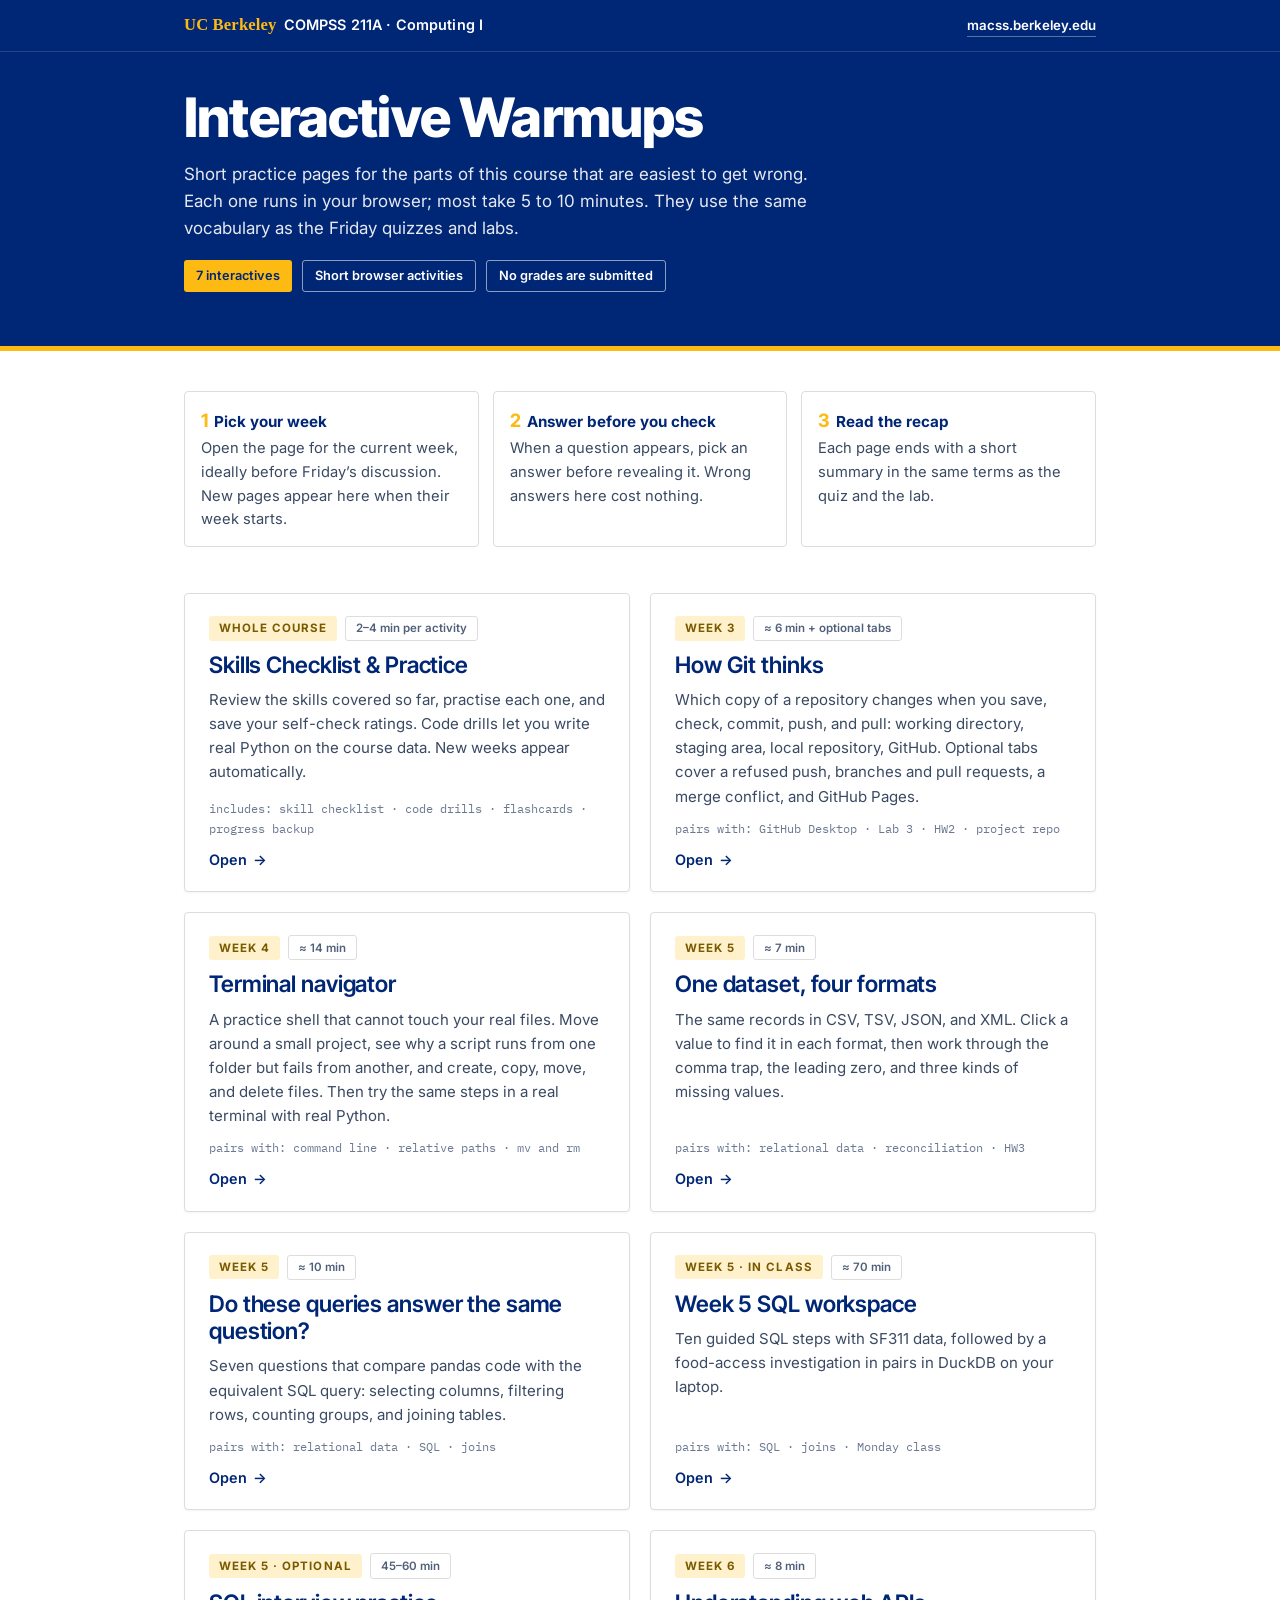
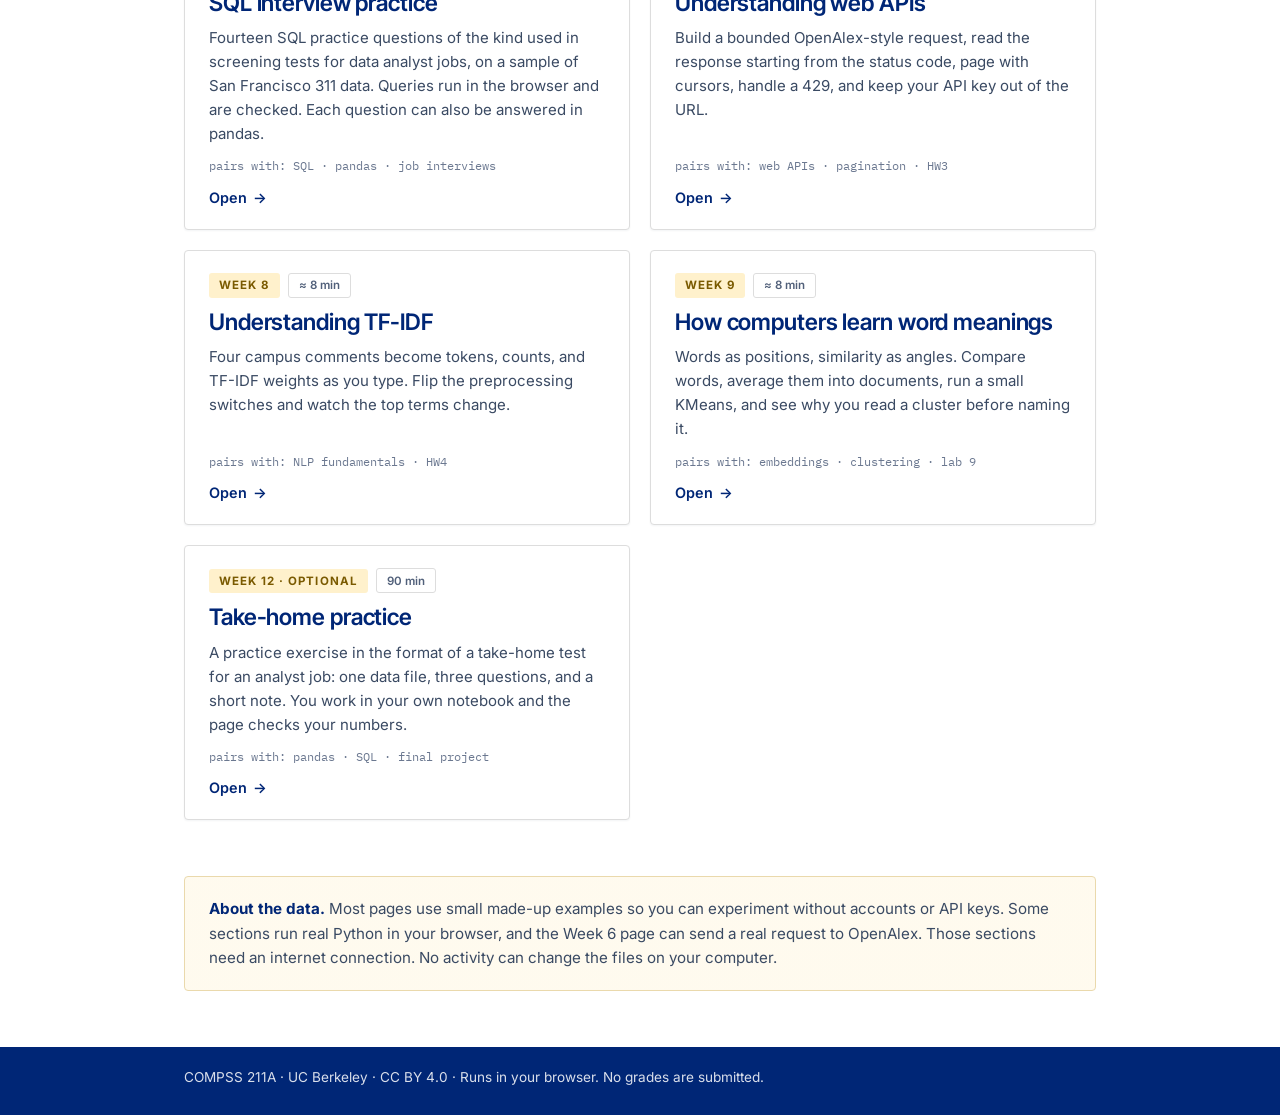
<file: docs/index.html>
<!DOCTYPE html>
<html lang="en">
<head>
<meta charset="utf-8">
<meta name="viewport" content="width=device-width, initial-scale=1">
<title>COMPSS 211A Interactives</title>
<meta name="description" content="Short interactive practice pages for COMPSS 211A: Computing I at UC Berkeley, covering Git, Python scripts, the command line, data formats, web APIs, TF-IDF, and embeddings.">
<link rel="preconnect" href="https://fonts.googleapis.com">
<link rel="preconnect" href="https://fonts.gstatic.com" crossorigin>
<link href="https://fonts.googleapis.com/css2?family=Inter:wght@400;600;700&family=Inter+Tight:wght@600;700;800&family=IBM+Plex+Mono:wght@400;500&display=swap" rel="stylesheet">
<style>
:root{
  --berkeley:#002676; --ink:#1A1A1A; --paper:#FFFFFF; --card:#FFFFFF;
  --gold:#FDBA12; --gold-soft:#FFF1CC; --blue-mid:#2A4D9B; --line:#DDDDDD;
  --ok:#1E7D4E; --err:#B3403A; --code-bg:#0E1B45; --code-ink:#E8EDF6;
  --serif:"Inter Tight","Inter",-apple-system,"Segoe UI",sans-serif;
  --sans:"Inter",-apple-system,BlinkMacSystemFont,"Segoe UI",Helvetica,Arial,sans-serif;
  --mono:"IBM Plex Mono",ui-monospace,Menlo,monospace;
}
*{box-sizing:border-box;margin:0;padding:0}
html{scroll-behavior:smooth}
body{
  font-family:var(--sans);color:var(--ink);background:var(--paper);
  line-height:1.6;font-size:16.5px;
}
.wrap{max-width:960px;margin:0 auto;padding:0 24px}
/* ---------- header ---------- */
header{padding:56px 0 0}
.eyebrow{
  font-weight:600;letter-spacing:.14em;text-transform:uppercase;
  font-size:.78rem;color:var(--blue-mid);
}
h1{
  font-family:var(--serif);font-weight:600;color:var(--berkeley);
  font-size:clamp(2.3rem,5.5vw,3.4rem);line-height:1.12;margin:.35rem 0 .8rem;
  letter-spacing:-.01em;
}
h1 .amp{color:var(--gold);font-style:italic}
.lede{max-width:640px;font-size:1.06rem;color:#3A4A63}
.chips{display:flex;gap:10px;flex-wrap:wrap;margin:1.1rem 0 1.6rem}
.chip{
  display:inline-flex;align-items:center;gap:6px;
  font-size:.8rem;font-weight:600;padding:5px 12px;border-radius:3px;
}
.chip-gold{background:var(--gold);color:var(--berkeley)}
.chip-line{border:1.5px solid var(--line);color:#51607A;background:var(--card)}
.rule{height:3px;background:var(--gold);border:0;margin:0 0 44px;border-radius:2px}
/* ---------- how-to strip ---------- */
.howto{
  display:grid;grid-template-columns:repeat(3,1fr);gap:14px;margin-bottom:46px;
}
.howto div{
  background:var(--card);border:1px solid var(--line);border-radius:4px;
  padding:14px 16px;font-size:.92rem;color:#3A4A63;
}
.howto b{display:block;color:var(--berkeley);font-size:.95rem;margin-bottom:2px}
.howto .n{
  font-family:var(--serif);color:var(--gold);font-weight:700;font-size:1.15rem;
  margin-right:6px;
}
/* ---------- cards ---------- */
.grid{display:grid;grid-template-columns:1fr 1fr;gap:20px;margin-bottom:56px}
a.card{
  display:flex;flex-direction:column;gap:10px;text-decoration:none;color:inherit;
  background:var(--card);border:1px solid var(--line);border-radius:4px;
  padding:22px 24px 20px;box-shadow:0 1px 2px rgba(18,35,61,.05);
  transition:transform .18s ease, box-shadow .18s ease, border-color .18s ease;
  position:relative;overflow:hidden;
}
a.card::before{
  content:"";position:absolute;inset:0 auto 0 0;width:5px;background:var(--berkeley);
  transform:scaleY(0);transform-origin:top;transition:transform .22s ease;
}
a.card:hover,a.card:focus-visible{
  transform:translateY(-3px);box-shadow:0 10px 26px rgba(0,38,118,.13);
  border-color:#C4C9D4;
}
a.card:hover::before,a.card:focus-visible::before{transform:scaleY(1)}
a.card:focus-visible{outline:2px solid var(--gold);outline-offset:3px}
.card .meta{display:flex;gap:8px;align-items:center;flex-wrap:wrap}
.week{
  font-size:.72rem;font-weight:700;letter-spacing:.09em;text-transform:uppercase;
  background:var(--gold-soft);color:#7A5A00;padding:3px 10px;border-radius:3px;
}
.mins{font-size:.72rem;font-weight:600;color:#51607A;border:1.5px solid var(--line);
  padding:2.5px 10px;border-radius:3px}
.card h2{
  font-family:var(--serif);font-weight:600;color:var(--berkeley);
  font-size:1.42rem;line-height:1.2;letter-spacing:-.005em;
}
.card p{font-size:.94rem;color:#3A4A63;flex:1}
.card .go{
  font-weight:600;font-size:.9rem;color:var(--berkeley);
  display:inline-flex;align-items:center;gap:6px;
}
.card .go::after{content:"→";transition:transform .18s ease}
a.card:hover .go::after{transform:translateX(4px)}
.quiz{font-family:var(--mono);font-size:.76rem;color:#6B7890}
/* ---------- note ---------- */
.note{
  background:linear-gradient(0deg, rgba(253,186,18,.07), rgba(253,186,18,.07)),var(--card);
  border:1px solid #EAD9AC;border-radius:4px;padding:20px 24px;margin-bottom:56px;
  font-size:.95rem;color:#3A4A63;
}
.note b{color:var(--berkeley)}
/* ---------- footer ---------- */
footer{
  border-top:1px solid var(--line);padding:26px 0 44px;
  font-size:.85rem;color:#6B7890;
}
/* ---------- motion ---------- */
@media (prefers-reduced-motion: no-preference){
  .rise{opacity:0;transform:translateY(14px);animation:rise .6s ease forwards}
  @keyframes rise{to{opacity:1;transform:none}}
  .d1{animation-delay:.05s}.d2{animation-delay:.12s}.d3{animation-delay:.19s}
  .d4{animation-delay:.26s}.d5{animation-delay:.33s}.d6{animation-delay:.40s}
  .d7{animation-delay:.47s}.d8{animation-delay:.54s}.d9{animation-delay:.61s}
}
@media (max-width:760px){
  .grid{grid-template-columns:1fr}
  .howto{grid-template-columns:1fr}
  header{padding-top:40px}
}

/* ═══ MaCSS skin, aligned with macss.berkeley.edu ═══ */
html,body{overflow-x:clip}
.mast{background:var(--berkeley);margin:0 calc(50% - 50vw);padding:12px calc(50vw - 50%);display:flex;justify-content:space-between;align-items:baseline;gap:14px;flex-wrap:wrap;border-bottom:1px solid rgba(255,255,255,.14)}
.mast .brand{color:#fff;font-family:var(--sans);font-size:.9rem;font-weight:600;letter-spacing:.01em}
.mast .brand .uc{font-family:Georgia,"Times New Roman",serif;color:var(--gold);font-size:1.04rem;font-weight:700;margin-right:7px}
.mast a{color:#fff;font-family:var(--sans);font-weight:600;font-size:.83rem;text-decoration:none;border-bottom:1.5px solid rgba(255,255,255,.35);border-radius:0}
.mast a:hover{border-bottom-color:var(--gold);color:#fff;text-decoration:none}
.mast a:focus-visible{outline:2px solid var(--gold);outline-offset:3px}
.wrap>header,.page>header{background:var(--berkeley);margin:0 calc(50% - 50vw);padding:30px calc(50vw - 50%) 28px;border-bottom:5px solid var(--gold);margin-bottom:40px}
.wrap>header .eyebrow,.page>header .eyebrow{display:none}
.wrap>header h1,.page>header h1{color:#fff;font-weight:800;letter-spacing:-.015em}
.wrap>header .lede,.wrap>header .promise,.page>header .promise,.page>header .lede{color:rgba(255,255,255,.9)}
.wrap>header .chip-line,.wrap>header .chip-outline,.page>header .chip-outline,.wrap>header .meta-chip.outline{border-color:rgba(255,255,255,.55);color:#fff;background:transparent}
.rule,.goldrule,.gold-rule{display:none}
.rise,.reveal,.fade{opacity:1!important;transform:none!important;animation:none!important}
h2 .step{color:var(--berkeley)}
footer{background:var(--berkeley);color:rgba(255,255,255,.85);margin:44px calc(50% - 50vw) 0;padding:20px calc(50vw - 50%) 26px;border-top:0}
/* Cards for later weeks stay hidden until their week starts (see the script at the end). */
.card[data-open]:not(.is-open){display:none}
</style>
</head>
<body>
<div class="wrap">

<div class="mast"><span class="brand"><span class="uc">UC Berkeley</span>COMPSS 211A · Computing I</span><a href="https://macss.berkeley.edu/">macss.berkeley.edu</a></div>

<header>
  <p class="eyebrow rise d1">COMPSS 211A &middot; Computing I &middot; UC Berkeley</p>
  <h1 class="rise d2">Interactive Warmups</h1>
  <p class="lede rise d3">
    Short practice pages for the parts of this course that are easiest to get wrong.
    Each one runs in your browser; most take 5 to 10 minutes. They use the same
    vocabulary as the Friday quizzes and labs.
  </p>
  <div class="chips rise d4">
    <span class="chip chip-gold">7 interactives</span>
    <span class="chip chip-line">Short browser activities</span>
    <span class="chip chip-line">No grades are submitted</span>
  </div>
</header>
<hr class="rule rise d4">

<section class="howto rise d5" aria-label="How to use these">
  <div><b><span class="n">1</span>Pick your week</b>Open the page for the current week, ideally before Friday’s discussion. New pages appear here when their week starts.</div>
  <div><b><span class="n">2</span>Answer before you check</b>When a question appears, pick an answer before revealing it. Wrong answers here cost nothing.</div>
  <div><b><span class="n">3</span>Read the recap</b>Each page ends with a short summary in the same terms as the quiz and the lab.</div>
</section>

<main class="grid">
  <a class="card" href="https://macss-berkeley.github.io/compss-211a/practice/#class/fa667cca8488390e591cf06e9cb55d4dbf8f8232f83f6397">
    <span class="meta"><span class="week">Whole course</span><span class="mins">2–4 min per activity</span></span>
    <h2>Skills Checklist &amp; Practice</h2>
    <p>Review the skills covered so far, practise each one, and save your self-check ratings. Code drills let you write real Python on the course data. New weeks appear automatically.</p>
    <span class="quiz">includes: skill checklist &middot; code drills &middot; flashcards &middot; progress backup</span>
    <span class="go">Open</span>
  </a>
  <a class="card rise d5" data-open="2026-09-21T00:00:00-07:00" href="interactives/week03-how-git-thinks.html">
    <span class="meta"><span class="week">Week 3</span><span class="mins">≈ 6 min + optional tabs</span></span>
    <h2>How Git thinks</h2>
    <p>Which copy of a repository changes when you save, check, commit, push, and pull: working directory, staging area, local repository, GitHub. Optional tabs cover a refused push, branches and pull requests, a merge conflict, and GitHub Pages.</p>
    <span class="quiz">pairs with: GitHub Desktop &middot; Lab 3 &middot; HW2 &middot; project repo</span>
    <span class="go">Open</span>
  </a>

  <a class="card rise d6" data-open="2026-09-28T00:00:00-07:00" href="interactives/week04-terminal-navigator.html">
    <span class="meta"><span class="week">Week 4</span><span class="mins">≈ 14 min</span></span>
    <h2>Terminal navigator</h2>
    <p>A practice shell that cannot touch your real files. Move around a small project, see why a script runs from one folder but fails from another, and create, copy, move, and delete files. Then try the same steps in a real terminal with real Python.</p>
    <span class="quiz">pairs with: command line &middot; relative paths &middot; mv and rm</span>
    <span class="go">Open</span>
  </a>

  <a class="card rise d7" data-open="2026-10-05T00:00:00-07:00" href="interactives/week05-one-dataset-four-formats.html">
    <span class="meta"><span class="week">Week 5</span><span class="mins">≈ 7 min</span></span>
    <h2>One dataset, four formats</h2>
    <p>The same records in CSV, TSV, JSON, and XML. Click a value to find it in each format, then work through the comma trap, the leading zero, and three kinds of missing values.</p>
    <span class="quiz">pairs with: relational data &middot; reconciliation &middot; HW3</span>
    <span class="go">Open</span>
  </a>

  <a class="card rise d7" data-open="2026-10-05T00:00:00-07:00" href="interactives/week05-pandas-sql.html">
    <span class="meta"><span class="week">Week 5</span><span class="mins">≈ 10 min</span></span>
    <h2>Do these queries answer the same question?</h2>
    <p>Seven questions that compare pandas code with the equivalent SQL query: selecting columns, filtering rows, counting groups, and joining tables.</p>
    <span class="quiz">pairs with: relational data &middot; SQL &middot; joins</span>
    <span class="go">Open</span>
  </a>

  <a class="card rise d7" data-open="2026-10-05T00:00:00-07:00" href="interactives/week05-sql-workspace.html">
    <span class="meta"><span class="week">Week 5 · in class</span><span class="mins">≈ 70 min</span></span>
    <h2>Week 5 SQL workspace</h2>
    <p>Ten guided SQL steps with SF311 data, followed by a food-access investigation in pairs in DuckDB on your laptop.</p>
    <span class="quiz">pairs with: SQL &middot; joins &middot; Monday class</span>
    <span class="go">Open</span>
  </a>

  <a class="card rise d7" data-open="2026-10-05T00:00:00-07:00" href="interactives/week05-sql-practice.html">
    <span class="meta"><span class="week">Week 5 · optional</span><span class="mins">45–60 min</span></span>
    <h2>SQL interview practice</h2>
    <p>Fourteen SQL practice questions of the kind used in screening tests for data analyst jobs, on a sample of San Francisco 311 data. Queries run in the browser and are checked. Each question can also be answered in pandas.</p>
    <span class="quiz">pairs with: SQL &middot; pandas &middot; job interviews</span>
    <span class="go">Open</span>
  </a>

  <a class="card rise d7" data-open="2026-10-12T00:00:00-07:00" href="interactives/week06-understanding-web-apis.html">
    <span class="meta"><span class="week">Week 6</span><span class="mins">≈ 8 min</span></span>
    <h2>Understanding web APIs</h2>
    <p>Build a bounded OpenAlex-style request, read the response starting from the status code, page with cursors, handle a 429, and keep your API key out of the URL.</p>
    <span class="quiz">pairs with: web APIs &middot; pagination &middot; HW3</span>
    <span class="go">Open</span>
  </a>

  <a class="card rise d8" data-open="2026-10-26T00:00:00-07:00" href="interactives/week08-understanding-tf-idf.html">
    <span class="meta"><span class="week">Week 8</span><span class="mins">≈ 8 min</span></span>
    <h2>Understanding TF-IDF</h2>
    <p>Four campus comments become tokens, counts, and TF-IDF weights as you type. Flip the preprocessing switches and watch the top terms change.</p>
    <span class="quiz">pairs with: NLP fundamentals &middot; HW4</span>
    <span class="go">Open</span>
  </a>

  <a class="card rise d8" data-open="2026-11-02T00:00:00-08:00" href="interactives/week09-how-computers-learn-word-meanings.html">
    <span class="meta"><span class="week">Week 9</span><span class="mins">≈ 8 min</span></span>
    <h2>How computers learn word meanings</h2>
    <p>Words as positions, similarity as angles. Compare words, average them into documents, run a small KMeans, and see why you read a cluster before naming it.</p>
    <span class="quiz">pairs with: embeddings &middot; clustering &middot; lab 9</span>
    <span class="go">Open</span>
  </a>

  <a class="card rise d8" data-open="2026-11-23T00:00:00-08:00" href="interactives/week12-take-home-practice.html">
    <span class="meta"><span class="week">Week 12 · optional</span><span class="mins">90 min</span></span>
    <h2>Take-home practice</h2>
    <p>A practice exercise in the format of a take-home test for an analyst job: one data file, three questions, and a short note. You work in your own notebook and the page checks your numbers.</p>
    <span class="quiz">pairs with: pandas &middot; SQL &middot; final project</span>
    <span class="go">Open</span>
  </a>
</main>

<aside class="note rise d9">
  <b>About the data.</b> Most pages use small made-up examples so you can experiment
  without accounts or API keys. Some sections run real Python in your browser, and the
  Week 6 page can send a real request to OpenAlex. Those sections need an internet
  connection. No activity can change the files on your computer.
</aside>

<footer class="rise d9">
  COMPSS 211A &middot; UC Berkeley &middot; CC BY 4.0 &middot; Runs in your browser. No grades are submitted.
</footer>

</div>
<script>
/* Show a week's cards from Monday 00:00 Pacific of that week. Add ?preview to the URL to see every card. */
(function () {
  var now = new Date();
  var preview = /[?&]preview\b/.test(location.search);
  document.querySelectorAll(".card[data-open]").forEach(function (card) {
    if (preview || now >= new Date(card.getAttribute("data-open"))) card.classList.add("is-open");
  });
  /* The practice studio has the same switch: carry the preview over, without joining the class report. */
  if (preview) document.querySelectorAll('a.card[href*="/practice/"]').forEach(function (card) {
    card.setAttribute("href", "practice/?preview");
  });
})();
</script>
</body>
</html>
</file>
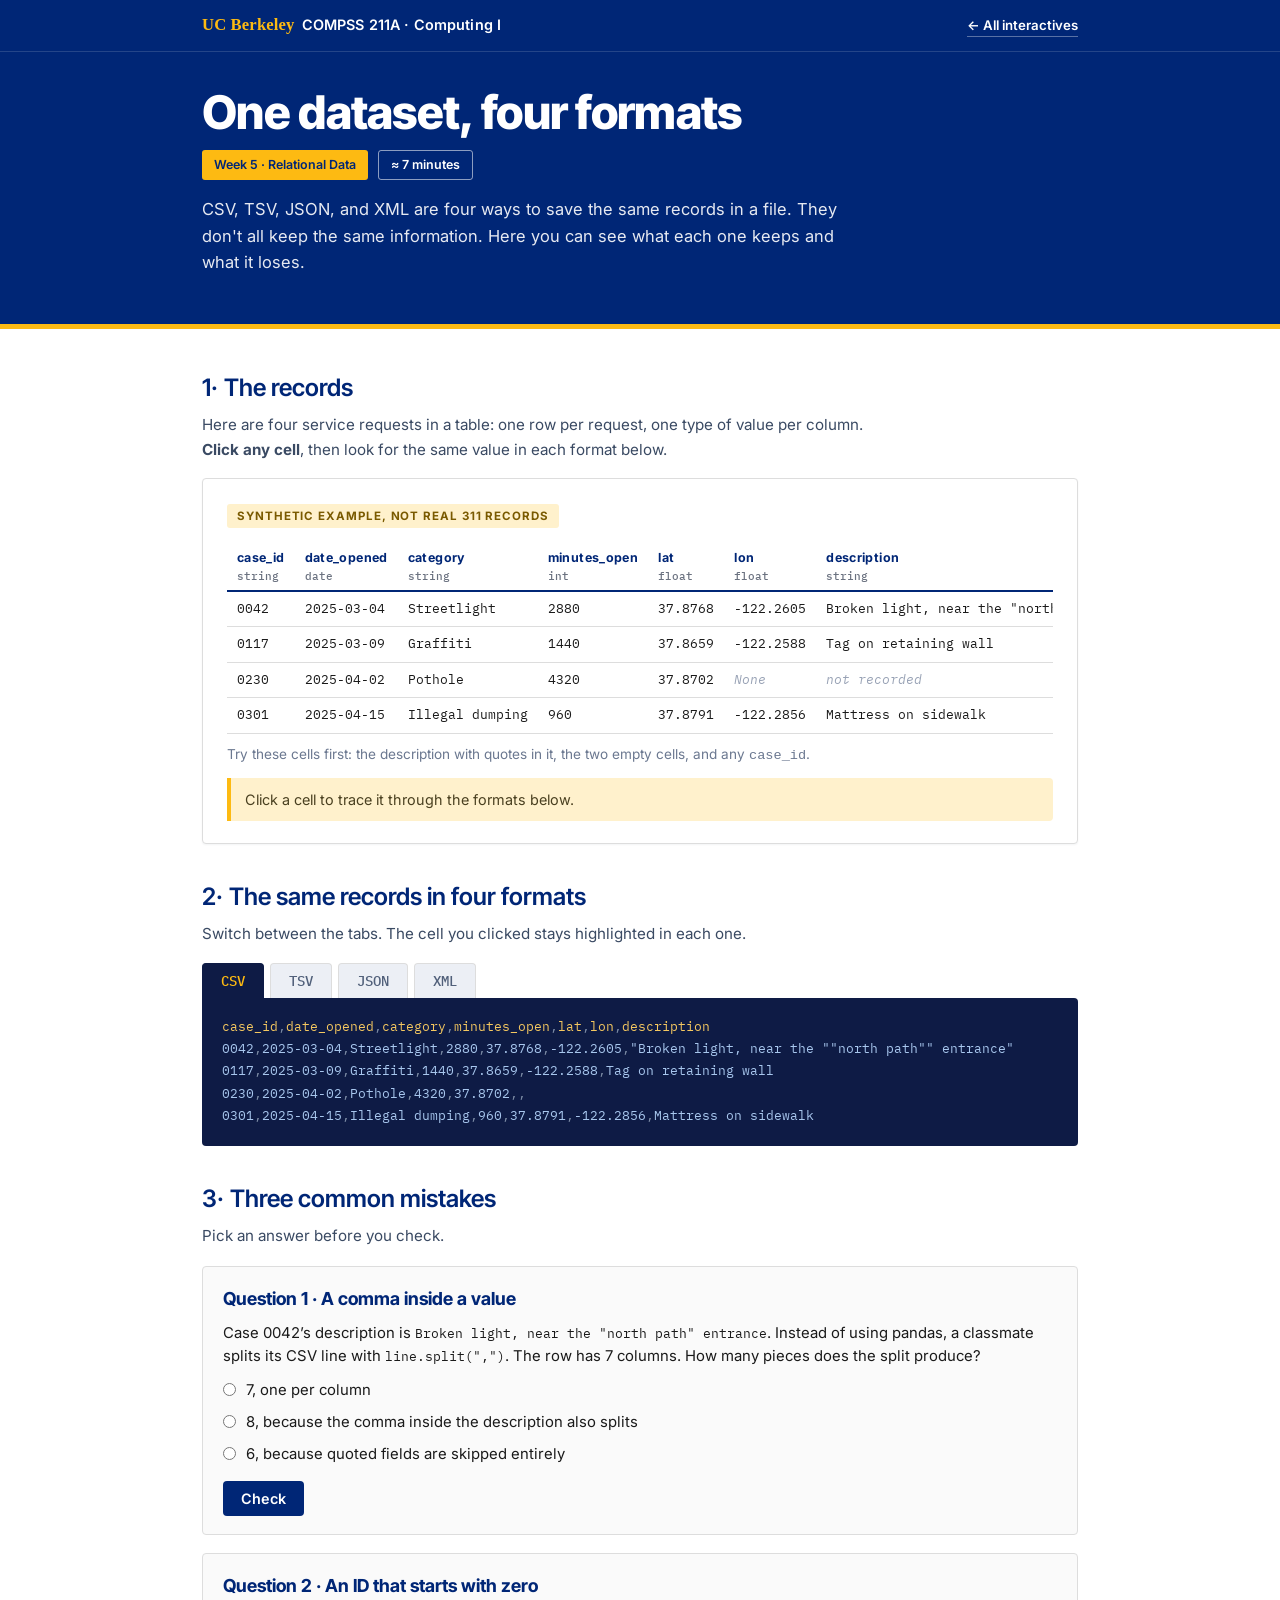
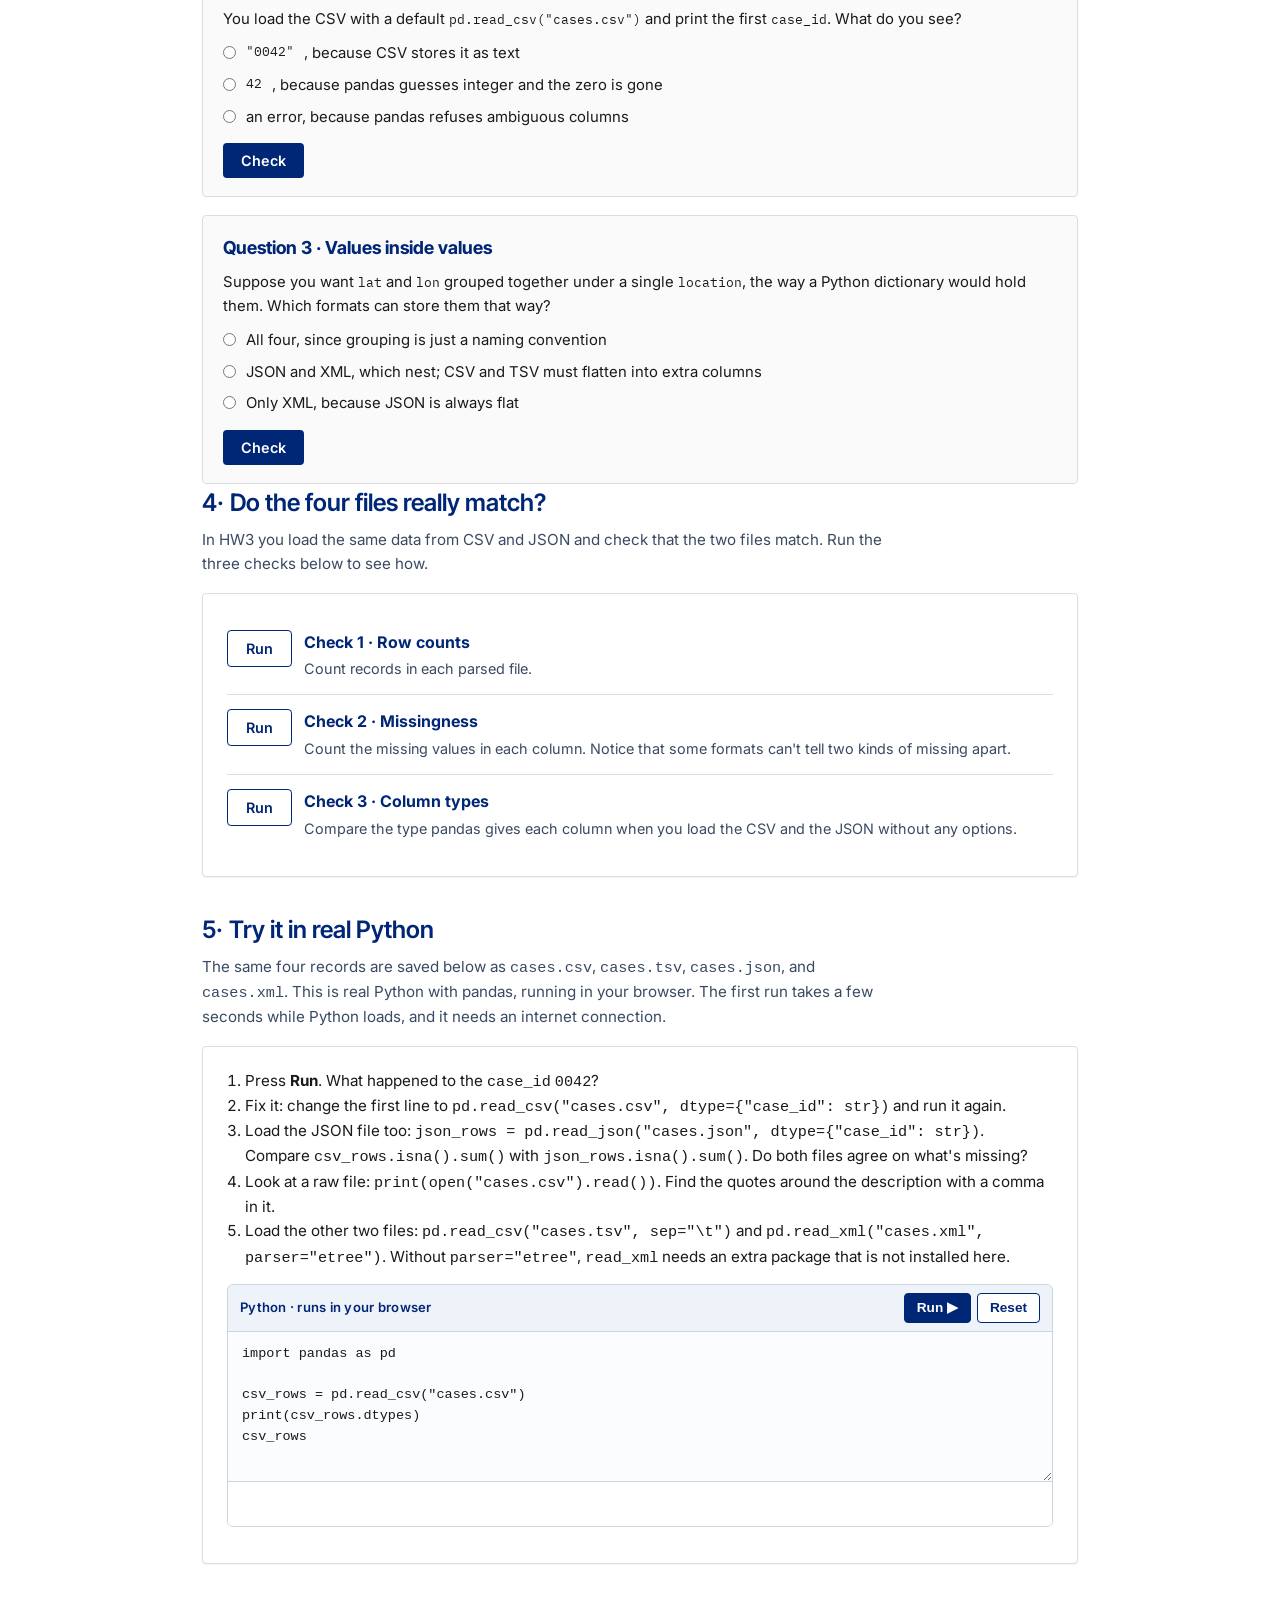
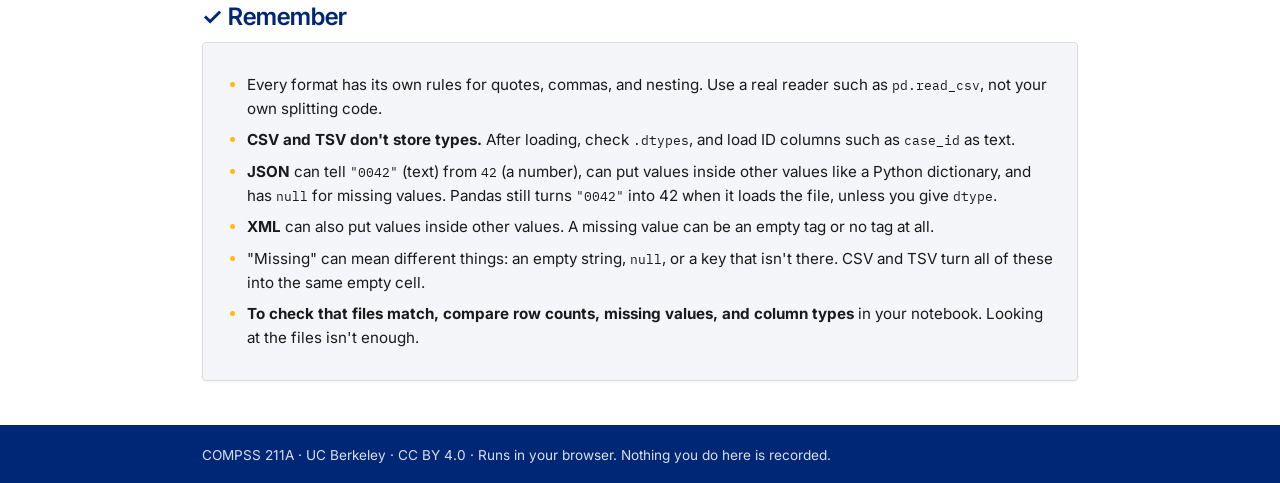
<file: docs/interactives/week05-one-dataset-four-formats.html>
<!DOCTYPE html>
<html lang="en">
<head>
<meta charset="utf-8">
<meta name="viewport" content="width=device-width, initial-scale=1">
<title>One dataset, four formats · COMPSS 211A</title>
<meta name="description" content="The same records saved as CSV, TSV, JSON, and XML, and what each format keeps or loses.">
<link rel="preconnect" href="https://fonts.googleapis.com">
<link rel="preconnect" href="https://fonts.gstatic.com" crossorigin>
<link href="https://fonts.googleapis.com/css2?family=Inter:wght@400;600;700&family=Inter+Tight:wght@600;700;800&family=IBM+Plex+Mono:wght@400;500&display=swap" rel="stylesheet">
<style>
:root{
  --berkeley:#002676; --ink:#1A1A1A; --paper:#FFFFFF; --card:#FFFFFF;
  --gold:#FDBA12; --gold-soft:#FFF1CC; --blue-mid:#2A4D9B; --line:#DDDDDD;
  --ok:#1E7D4E; --err:#B3403A; --code-bg:#0E1B45; --code-ink:#E8EDF6;
  --serif:"Inter Tight","Inter",-apple-system,"Segoe UI",sans-serif;
  --sans:"Inter",-apple-system,BlinkMacSystemFont,"Segoe UI",Helvetica,Arial,sans-serif;
  --mono:"IBM Plex Mono",ui-monospace,Menlo,monospace;
}
*{box-sizing:border-box;margin:0;padding:0}
body{
  font-family:var(--sans);color:var(--ink);background:var(--paper);
  line-height:1.6;font-size:16.5px;
}
.wrap{max-width:920px;margin:0 auto;padding:0 22px}
a.back{
  display:inline-block;margin:18px 0 0;font-size:.85rem;font-weight:600;
  color:var(--blue-mid);text-decoration:none;
}
a.back:hover{text-decoration:underline}
a.back:focus-visible{outline:2px solid var(--gold);outline-offset:2px;border-radius:4px}
header{padding:18px 0 0}
.eyebrow{font-weight:600;letter-spacing:.14em;text-transform:uppercase;font-size:.78rem;color:var(--blue-mid)}
h1{font-family:var(--serif);font-weight:600;color:var(--berkeley);font-size:clamp(2rem,5vw,2.9rem);line-height:1.12;margin:.35rem 0 .7rem;letter-spacing:-.01em}
.chips{display:flex;gap:10px;flex-wrap:wrap;margin:.4rem 0 1rem}
.chip{display:inline-flex;align-items:center;font-size:.78rem;font-weight:600;padding:4px 12px;border-radius:3px}
.chip-gold{background:var(--gold);color:var(--berkeley)}
.chip-line{border:1.5px solid var(--line);color:#51607A;background:var(--card)}
.lede{max-width:660px;color:#3A4A63;margin-bottom:1.3rem}
.rule{height:3px;background:var(--gold);border:0;margin:0 0 36px;border-radius:2px}
h2{font-family:var(--serif);font-weight:600;color:var(--berkeley);font-size:1.5rem;margin:0 0 .35rem}
h2 .step{color:var(--gold);margin-right:.35rem}
.section-note{color:#3A4A63;font-size:.95rem;margin-bottom:1rem;max-width:680px}
.card{
  background:var(--card);border:1px solid var(--line);border-radius:4px;
  padding:22px 24px;box-shadow:0 1px 2px rgba(18,35,61,.05);margin-bottom:34px;
}
.tag-synth{
  display:inline-block;font-size:.72rem;font-weight:700;letter-spacing:.08em;text-transform:uppercase;
  color:#7A5A00;background:var(--gold-soft);border-radius:3px;padding:3px 10px;margin-bottom:12px;
}
/* reference table */
.tblwrap{overflow-x:auto}
table.ref{border-collapse:collapse;width:100%;font-size:.88rem;min-width:640px}
table.ref th{
  text-align:left;font-size:.78rem;letter-spacing:.03em;color:var(--berkeley);
  border-bottom:2px solid var(--berkeley);padding:8px 10px 4px;white-space:nowrap;
}
table.ref th .dtype{
  display:block;font-family:var(--mono);font-weight:500;font-size:.68rem;color:#6B7280;
  letter-spacing:0;text-transform:none;
}
table.ref td{
  border-bottom:1px solid var(--line);padding:7px 10px;font-family:var(--mono);
  font-size:.8rem;cursor:pointer;white-space:nowrap;
}
table.ref td:hover{background:var(--gold-soft)}
table.ref td.sel{background:var(--gold);color:var(--berkeley);border-radius:4px}
table.ref td:focus-visible{outline:2px solid var(--gold);outline-offset:-2px}
td.na{color:#98A2B5;font-style:italic}
.hint{font-size:.85rem;color:#6B7890;margin-top:10px}
/* caption line for missing-value explanations */
.misscap{
  margin-top:12px;padding:10px 14px;border-left:4px solid var(--gold);
  background:var(--gold-soft);border-radius:0 4px 4px 0;font-size:.9rem;color:#4A4020;
  min-height:1.4em;
}
/* format tabs */
.tabs{display:flex;gap:6px;margin-bottom:0;flex-wrap:wrap}
.tabs button{
  font-family:var(--mono);font-weight:500;font-size:.85rem;
  border:1px solid var(--line);border-bottom:none;background:#ECEFF5;color:#51607A;
  padding:8px 18px;border-radius:4px 4px 0 0;cursor:pointer;
}
.tabs button[aria-selected="true"]{background:var(--code-bg);color:var(--gold);border-color:var(--code-bg)}
.tabs button:focus-visible{outline:2px solid var(--gold);outline-offset:2px}
.fmtpanel{
  background:var(--code-bg);color:var(--code-ink);border-radius:0 4px 4px 4px;
  padding:18px 20px;font-family:var(--mono);font-size:.8rem;line-height:1.75;
  overflow-x:auto;white-space:pre;tab-size:8;
}
.fmtpanel .k{color:#F5C860}        /* keys / tags */
.fmtpanel .s{color:#A8C7EE}        /* strings */
.fmtpanel .n{color:#8FD8B0}        /* numbers */
.fmtpanel .p{color:#7C8CA5}        /* punctuation */
.fmtpanel .tab-glyph{color:#4E6078}
.fmtpanel span.hl{background:var(--gold);color:#1A1A08;border-radius:3px;box-shadow:0 0 0 2px var(--gold)}
@media (prefers-reduced-motion: no-preference){
  .fmtpanel span.hl{animation:pulse .5s ease 1}
  @keyframes pulse{0%{box-shadow:0 0 0 6px rgba(253,186,18,.55)}100%{box-shadow:0 0 0 2px var(--gold)}}
}
/* quiz cards */
.qcard{border:1px solid var(--line);border-radius:4px;padding:18px 20px;margin-top:18px;background:#FAFAFA}
.qcard h3{font-family:var(--serif);font-size:1.12rem;color:var(--berkeley);margin-bottom:8px}
.qcard .opts{display:flex;flex-direction:column;gap:8px;margin:10px 0 14px}
.qcard label{display:flex;gap:10px;align-items:flex-start;font-size:.93rem;cursor:pointer}
.qcard input[type=radio]{margin-top:4px;accent-color:var(--berkeley)}
button.btn{
  font-family:var(--sans);font-weight:600;font-size:.9rem;color:#fff;background:var(--berkeley);
  border:none;border-radius:4px;padding:9px 18px;cursor:pointer;
  transition:transform .15s ease, box-shadow .15s ease;
}
button.btn:hover{transform:translateY(-1px);box-shadow:0 6px 16px rgba(0,38,118,.22)}
button.btn:focus-visible{outline:2.5px solid var(--gold);outline-offset:2px}
button.btn[disabled]{opacity:.45;cursor:not-allowed;transform:none;box-shadow:none}
button.btn-ghost{background:#fff;color:var(--berkeley);border:1.5px solid var(--berkeley)}
.verdict{border-radius:4px;padding:10px 14px;font-size:.92rem;margin-top:10px;display:none}
.verdict.show{display:block}
.verdict.good{background:#E8F4EC;color:var(--ok);border:1px solid #BFE0CB}
.verdict.bad{background:#F9E9E7;color:var(--err);border:1px solid #EAC7C3}
.splitviz{font-family:var(--mono);font-size:.8rem;margin-top:10px;display:none;flex-wrap:wrap;gap:6px}
.splitviz.show{display:flex}
.splitviz span{background:#E9EDF4;border:1px solid var(--line);border-radius:4px;padding:2px 8px}
.splitviz span.broken{background:#F9E9E7;border-color:#EAC7C3;color:var(--err)}
/* reconciliation */
.recon .checkrow{display:flex;align-items:flex-start;gap:12px;border-top:1px solid var(--line);padding:14px 0}
.recon .checkrow:first-of-type{border-top:none}
.recon .status{
  font-family:var(--mono);font-weight:500;font-size:.8rem;border-radius:4px;padding:3px 10px;white-space:nowrap;
}
.status.ok{background:#E8F4EC;color:var(--ok)}
.status.warn{background:var(--gold-soft);color:#7A5A00}
.status.fail{background:#F9E9E7;color:var(--err)}
.recon h3{font-size:1rem;color:var(--berkeley);margin-bottom:2px}
.recon p{font-size:.9rem;color:#3A4A63}
.recon table.mini{border-collapse:collapse;margin-top:8px;font-family:var(--mono);font-size:.76rem}
.recon table.mini th,.recon table.mini td{border:1px solid var(--line);padding:3px 10px;text-align:center}
.recon table.mini th{background:#EFF1F5;font-weight:500}
/* recap */
.recap{background:linear-gradient(0deg, rgba(0,38,118,.045), rgba(0,38,118,.045)),var(--card);border:1px solid var(--line)}
.recap ul{margin:8px 0 0 20px}
.recap li{margin-bottom:7px;font-size:.95rem}
.recap li::marker{color:var(--gold)}
footer{border-top:1px solid var(--line);padding:24px 0 44px;font-size:.85rem;color:#6B7890;margin-top:8px}
@media (prefers-reduced-motion: no-preference){
  .rise{opacity:0;transform:translateY(14px);animation:rise .6s ease forwards}
  @keyframes rise{to{opacity:1;transform:none}}
  .d1{animation-delay:.05s}.d2{animation-delay:.12s}.d3{animation-delay:.19s}.d4{animation-delay:.26s}
}
.sr{position:absolute;width:1px;height:1px;overflow:hidden;clip:rect(0 0 0 0);white-space:nowrap}

/* ═══ MaCSS skin, aligned with macss.berkeley.edu ═══ */
html,body{overflow-x:clip}
.mast{background:var(--berkeley);margin:0 calc(50% - 50vw);padding:12px calc(50vw - 50%);display:flex;justify-content:space-between;align-items:baseline;gap:14px;flex-wrap:wrap;border-bottom:1px solid rgba(255,255,255,.14)}
.mast .brand{color:#fff;font-family:var(--sans);font-size:.9rem;font-weight:600;letter-spacing:.01em}
.mast .brand .uc{font-family:Georgia,"Times New Roman",serif;color:var(--gold);font-size:1.04rem;font-weight:700;margin-right:7px}
.mast a{color:#fff;font-family:var(--sans);font-weight:600;font-size:.83rem;text-decoration:none;border-bottom:1.5px solid rgba(255,255,255,.35);border-radius:0}
.mast a:hover{border-bottom-color:var(--gold);color:#fff;text-decoration:none}
.mast a:focus-visible{outline:2px solid var(--gold);outline-offset:3px}
.wrap>header,.page>header{background:var(--berkeley);margin:0 calc(50% - 50vw);padding:30px calc(50vw - 50%) 28px;border-bottom:5px solid var(--gold);margin-bottom:40px}
.wrap>header .eyebrow,.page>header .eyebrow{display:none}
.wrap>header h1,.page>header h1{color:#fff;font-weight:800;letter-spacing:-.015em}
.wrap>header .lede,.wrap>header .promise,.page>header .promise,.page>header .lede{color:rgba(255,255,255,.9)}
.wrap>header .chip-line,.wrap>header .chip-outline,.page>header .chip-outline,.wrap>header .meta-chip.outline{border-color:rgba(255,255,255,.55);color:#fff;background:transparent}
.rule,.goldrule,.gold-rule{display:none}
.rise,.reveal,.fade{opacity:1!important;transform:none!important;animation:none!important}
h2 .step{color:var(--berkeley)}
footer{background:var(--berkeley);color:rgba(255,255,255,.85);margin:44px calc(50% - 50vw) 0;padding:20px calc(50vw - 50%) 26px;border-top:0}
</style>
<link rel="stylesheet" href="sandbox/sandbox.css">
</head>
<body>
<div class="wrap">
<div class="mast"><span class="brand"><span class="uc">UC Berkeley</span>COMPSS 211A · Computing I</span><a href="../index.html">← All interactives</a></div>

<header>
  <p class="eyebrow rise d1">COMPSS 211A · Computing I</p>
  <h1 class="rise d1">One dataset, four formats</h1>
  <div class="chips rise d2">
    <span class="chip chip-gold">Week 5 · Relational Data</span>
    <span class="chip chip-line">≈ 7 minutes</span>
  </div>
  <p class="lede rise d2">
    CSV, TSV, JSON, and XML are four ways to save the same records in a file. They
    don't all keep the same information. Here you can see what each one keeps and what it loses.
  </p>
</header>
<hr class="rule rise d2">

<!-- ══════════════ 1 · the records ══════════════ -->
<section class="rise d3" aria-labelledby="s1">
  <h2 id="s1"><span class="step">1·</span>The records</h2>
  <p class="section-note">
    Here are four service requests in a table: one row per request, one type of value per column.
    <strong>Click any cell</strong>, then look for the same value in each format below.
  </p>
  <div class="card">
    <span class="tag-synth">Synthetic example, not real 311 records</span>
    <div class="tblwrap">
    <table class="ref" id="refTable">
      <thead><tr>
        <th>case_id<span class="dtype">string</span></th>
        <th>date_opened<span class="dtype">date</span></th>
        <th>category<span class="dtype">string</span></th>
        <th>minutes_open<span class="dtype">int</span></th>
        <th>lat<span class="dtype">float</span></th>
        <th>lon<span class="dtype">float</span></th>
        <th>description<span class="dtype">string</span></th>
      </tr></thead>
      <tbody></tbody>
    </table>
    </div>
    <p class="hint">Try these cells first: the description with quotes in it, the two empty cells, and any <code>case_id</code>.</p>
    <div class="misscap" id="missCap" aria-live="polite">Click a cell to trace it through the formats below.</div>
  </div>
</section>

<!-- ══════════════ 2 · four costumes ══════════════ -->
<section class="rise d3" aria-labelledby="s2">
  <h2 id="s2"><span class="step">2·</span>The same records in four formats</h2>
  <p class="section-note">Switch between the tabs. The cell you clicked stays highlighted in each one.</p>
  <div style="margin-bottom:34px">
    <div class="tabs" role="tablist" aria-label="Data formats">
      <button role="tab" id="tab-csv"  aria-selected="true"  aria-controls="panel-fmt">CSV</button>
      <button role="tab" id="tab-tsv"  aria-selected="false" aria-controls="panel-fmt">TSV</button>
      <button role="tab" id="tab-json" aria-selected="false" aria-controls="panel-fmt">JSON</button>
      <button role="tab" id="tab-xml"  aria-selected="false" aria-controls="panel-fmt">XML</button>
    </div>
    <div class="fmtpanel" id="panel-fmt" role="tabpanel" aria-labelledby="tab-csv" tabindex="0"></div>
  </div>
</section>

<!-- ══════════════ 3 · hazard drills ══════════════ -->
<section class="rise d4" aria-labelledby="s3">
  <h2 id="s3"><span class="step">3·</span>Three common mistakes</h2>
  <p class="section-note">Pick an answer before you check.</p>

  <div class="qcard" id="q1">
    <h3>Question 1 · A comma inside a value</h3>
    <p style="font-size:.93rem">Case 0042’s description is
      <code style="font-family:var(--mono);font-size:.8rem">Broken light, near the "north path" entrance</code>.
      Instead of using pandas, a classmate splits its CSV line with <code style="font-family:var(--mono);font-size:.8rem">line.split(",")</code>.
      The row has 7 columns. How many pieces does the split produce?</p>
    <div class="opts" role="radiogroup" aria-labelledby="q1">
      <label><input type="radio" name="q1" value="a"> 7, one per column</label>
      <label><input type="radio" name="q1" value="b"> 8, because the comma inside the description also splits</label>
      <label><input type="radio" name="q1" value="c"> 6, because quoted fields are skipped entirely</label>
    </div>
    <button class="btn" data-check="q1">Check</button>
    <div class="verdict" id="v-q1" aria-live="polite"></div>
    <div class="splitviz" id="splitviz" aria-hidden="true"></div>
  </div>

  <div class="qcard" id="q2">
    <h3>Question 2 · An ID that starts with zero</h3>
    <p style="font-size:.93rem">You load the CSV with a default <code style="font-family:var(--mono);font-size:.8rem">pd.read_csv("cases.csv")</code>
      and print the first <code style="font-family:var(--mono);font-size:.8rem">case_id</code>. What do you see?</p>
    <div class="opts" role="radiogroup" aria-labelledby="q2">
      <label><input type="radio" name="q2" value="a"> <code style="font-family:var(--mono);font-size:.8rem">"0042"</code>, because CSV stores it as text</label>
      <label><input type="radio" name="q2" value="b"> <code style="font-family:var(--mono);font-size:.8rem">42</code>, because pandas guesses integer and the zero is gone</label>
      <label><input type="radio" name="q2" value="c"> an error, because pandas refuses ambiguous columns</label>
    </div>
    <button class="btn" data-check="q2">Check</button>
    <div class="verdict" id="v-q2" aria-live="polite"></div>
  </div>

  <div class="qcard" id="q3">
    <h3>Question 3 · Values inside values</h3>
    <p style="font-size:.93rem">Suppose you want <code style="font-family:var(--mono);font-size:.8rem">lat</code> and
      <code style="font-family:var(--mono);font-size:.8rem">lon</code> grouped together under a single
      <code style="font-family:var(--mono);font-size:.8rem">location</code>, the way a Python dictionary would hold them.
      Which formats can store them that way?</p>
    <div class="opts" role="radiogroup" aria-labelledby="q3">
      <label><input type="radio" name="q3" value="a"> All four, since grouping is just a naming convention</label>
      <label><input type="radio" name="q3" value="b"> JSON and XML, which nest; CSV and TSV must flatten into extra columns</label>
      <label><input type="radio" name="q3" value="c"> Only XML, because JSON is always flat</label>
    </div>
    <button class="btn" data-check="q3">Check</button>
    <div class="verdict" id="v-q3" aria-live="polite"></div>
  </div>
</section>

<!-- ══════════════ 4 · reconciliation ══════════════ -->
<section class="rise d4" aria-labelledby="s4">
  <h2 id="s4"><span class="step">4·</span>Do the four files really match?</h2>
  <p class="section-note">
    In HW3 you load the same data from CSV and JSON and check that the two files match.
    Run the three checks below to see how.
  </p>
  <div class="card recon">
    <div class="checkrow">
      <button class="btn btn-ghost" id="chkRows">Run</button>
      <div style="flex:1">
        <h3>Check 1 · Row counts</h3>
        <p>Count records in each parsed file.</p>
        <div id="outRows"></div>
      </div>
      <span class="status" id="stRows" hidden></span>
    </div>
    <div class="checkrow">
      <button class="btn btn-ghost" id="chkMiss">Run</button>
      <div style="flex:1">
        <h3>Check 2 · Missingness</h3>
        <p>Count the missing values in each column. Notice that some formats can't tell two kinds of missing apart.</p>
        <div id="outMiss"></div>
      </div>
      <span class="status" id="stMiss" hidden></span>
    </div>
    <div class="checkrow">
      <button class="btn btn-ghost" id="chkTypes">Run</button>
      <div style="flex:1">
        <h3>Check 3 · Column types</h3>
        <p>Compare the type pandas gives each column when you load the CSV and the JSON without any options.</p>
        <div id="outTypes"></div>
        <button class="btn" id="fixTypes" style="display:none;margin-top:10px">Re-read both with <span style="font-family:var(--mono);font-weight:500">dtype={"case_id": str}</span></button>
      </div>
      <span class="status" id="stTypes" hidden></span>
    </div>
  </div>
</section>

<!-- ══════════════ try it in Python ══════════════ -->
<section class="rise d4" aria-labelledby="s4b">
  <h2 id="s4b"><span class="step">5·</span>Try it in real Python</h2>
  <p class="section-note">
    The same four records are saved below as <code>cases.csv</code>, <code>cases.tsv</code>, <code>cases.json</code>, and <code>cases.xml</code>.
    This is real Python with pandas, running in your browser. The first run takes a few seconds while Python loads,
    and it needs an internet connection.
  </p>
  <div class="card">
    <ol style="margin:0 0 6px 18px;padding:0;font-size:.95rem">
      <li>Press <strong>Run</strong>. What happened to the <code>case_id</code> <code>0042</code>?</li>
      <li>Fix it: change the first line to <code>pd.read_csv("cases.csv", dtype={"case_id": str})</code> and run it again.</li>
      <li>Load the JSON file too: <code>json_rows = pd.read_json("cases.json", dtype={"case_id": str})</code>. Compare <code>csv_rows.isna().sum()</code> with <code>json_rows.isna().sum()</code>. Do both files agree on what's missing?</li>
      <li>Look at a raw file: <code>print(open("cases.csv").read())</code>. Find the quotes around the description with a comma in it.</li>
      <li>Load the other two files: <code>pd.read_csv("cases.tsv", sep="\t")</code> and <code>pd.read_xml("cases.xml", parser="etree")</code>. Without <code>parser="etree"</code>, <code>read_xml</code> needs an extra package that is not installed here.</li>
    </ol>
    <div id="formats-python"></div>
  </div>
</section>

<!-- ══════════════ recap ══════════════ -->
<section class="rise d4" aria-labelledby="s5">
  <h2 id="s5"><span class="step">✓</span>Remember</h2>
  <div class="card recap">
    <ul>
      <li>Every format has its own rules for quotes, commas, and nesting. Use a real reader such as <code style="font-family:var(--mono);font-size:.8rem">pd.read_csv</code>, not your own splitting code.</li>
      <li><strong>CSV and TSV don't store types.</strong> After loading, check <code style="font-family:var(--mono);font-size:.8rem">.dtypes</code>, and load ID columns such as <code style="font-family:var(--mono);font-size:.8rem">case_id</code> as text.</li>
      <li><strong>JSON</strong> can tell <code style="font-family:var(--mono);font-size:.8rem">"0042"</code> (text) from <code style="font-family:var(--mono);font-size:.8rem">42</code> (a number), can put values inside other values like a Python dictionary, and has <code style="font-family:var(--mono);font-size:.8rem">null</code> for missing values. Pandas still turns <code style="font-family:var(--mono);font-size:.8rem">"0042"</code> into 42 when it loads the file, unless you give <code style="font-family:var(--mono);font-size:.8rem">dtype</code>.</li>
      <li><strong>XML</strong> can also put values inside other values. A missing value can be an empty tag or no tag at all.</li>
      <li>"Missing" can mean different things: an empty string, <code style="font-family:var(--mono);font-size:.8rem">null</code>, or a key that isn't there. CSV and TSV turn all of these into the same empty cell.</li>
      <li><strong>To check that files match, compare row counts, missing values, and column types</strong> in your notebook. Looking at the files isn't enough.</li>
    </ul>
  </div>
</section>

<footer>COMPSS 211A · UC Berkeley · CC BY 4.0 · Runs in your browser. Nothing you do here is recorded.</footer>
</div>

<script>
"use strict";
/* ---------- fixture ----------
   Record 2 (0230): lon is null (recorded as unknown), description is ABSENT (never recorded).
   Record 0 (0042): description contains a comma and inner quotes. */
const FIELDS=["case_id","date_opened","category","minutes_open","lat","lon","description"];
const RECORDS=[
 {case_id:"0042",date_opened:"2025-03-04",category:"Streetlight",minutes_open:2880,lat:37.8768,lon:-122.2605,description:'Broken light, near the "north path" entrance'},
 {case_id:"0117",date_opened:"2025-03-09",category:"Graffiti",minutes_open:1440,lat:37.8659,lon:-122.2588,description:"Tag on retaining wall"},
 {case_id:"0230",date_opened:"2025-04-02",category:"Pothole",minutes_open:4320,lat:37.8702,lon:null},
 {case_id:"0301",date_opened:"2025-04-15",category:"Illegal dumping",minutes_open:960,lat:37.8791,lon:-122.2856,description:"Mattress on sidewalk"}
];
const esc=s=>String(s).replace(/&/g,"&amp;").replace(/</g,"&lt;").replace(/>/g,"&gt;").replace(/"/g,"&quot;");
const T=(rec,field,inner)=>`<span data-rec="${rec}" data-field="${field}">${inner}</span>`;

/* ---------- reference table ---------- */
const tbody=document.querySelector("#refTable tbody");
RECORDS.forEach((r,i)=>{
  const tr=document.createElement("tr");
  FIELDS.forEach(f=>{
    const td=document.createElement("td");
    td.dataset.rec=i; td.dataset.field=f; td.tabIndex=0;
    td.setAttribute("role","button");
    if(f==="lon"&&r.lon===null){td.textContent="None";td.classList.add("na");td.setAttribute("aria-label","lon, recorded as null")}
    else if(f==="description"&&!("description" in r)){td.textContent="not recorded";td.classList.add("na");td.setAttribute("aria-label","description, never recorded")}
    else{td.textContent=r[f]}
    tr.appendChild(td);
  });
  tbody.appendChild(tr);
});

/* ---------- format renderings (spans tagged per value) ---------- */
function csvField(rec,i){
  return f=>{
    const r=RECORDS[i];
    let v;
    if(f==="lon"&&r.lon===null) v="";
    else if(f==="description"&&!("description" in r)) v="";
    else if(f==="description"&&/[",]/.test(r[f])) v='"'+r[f].replace(/"/g,'""')+'"';
    else v=String(r[f]);
    return T(i,f,`<span class="s">${esc(v)}</span>`);
  };
}
function delimited(sep,glyph){
  const head=`<span class="k">${FIELDS.join(glyph)}</span>`;
  const rows=RECORDS.map((r,i)=>FIELDS.map(csvField(r,i)).join(glyph));
  return head+"\n"+rows.join("\n");
}
const CSV=delimited(",",'<span class="p">,</span>');
const TSV=delimited("\t",'<span class="tab-glyph">&nbsp;⇥&nbsp;</span>');

function jsonVal(i,f){
  const r=RECORDS[i];
  if(f==="lon"&&r.lon===null) return T(i,f,'<span class="k">null</span>');
  if(f==="description"&&!("description" in r)) return null;          // absent key
  const v=r[f];
  if(typeof v==="number") return T(i,f,`<span class="n">${v}</span>`);
  return T(i,f,`<span class="s">"${esc(v).replace(/&quot;/g,'\\&quot;')}"</span>`);
}
const JSONTXT=(()=>{
  const items=RECORDS.map((r,i)=>{
    const lines=FIELDS.map(f=>{
      const v=jsonVal(i,f);
      if(v===null) return null;
      return `    <span class="k">"${f}"</span><span class="p">:</span> ${v}`;
    }).filter(Boolean);
    return `  <span class="p">{</span>\n${lines.join('<span class="p">,</span>\n')}\n  <span class="p">}</span>`;
  });
  return `<span class="p">[</span>\n${items.join('<span class="p">,</span>\n')}\n<span class="p">]</span>`;
})();

const XMLTXT=(()=>{
  const items=RECORDS.map((r,i)=>{
    const lines=FIELDS.map(f=>{
      if(f==="lon"&&r.lon===null) return `    ${T(i,f,'<span class="k">&lt;lon/&gt;</span>')}`;                     // empty element
      if(f==="description"&&!("description" in r)) return null;                                                      // no element at all
      const v=typeof r[f]==="number"?`<span class="n">${r[f]}</span>`:`<span class="s">${esc(String(r[f]))}</span>`;
      return `    ${T(i,f,`<span class="k">&lt;${f}&gt;</span>${v}<span class="k">&lt;/${f}&gt;</span>`)}`;
    }).filter(Boolean);
    return `  <span class="k">&lt;case&gt;</span>\n${lines.join("\n")}\n  <span class="k">&lt;/case&gt;</span>`;
  });
  return `<span class="k">&lt;cases&gt;</span>\n${items.join("\n")}\n<span class="k">&lt;/cases&gt;</span>`;
})();

const PANELS={csv:CSV,tsv:TSV,json:JSONTXT,xml:XMLTXT};
const panel=document.getElementById("panel-fmt");
let activeTab="csv", sel=null;

function renderPanel(){
  panel.innerHTML=PANELS[activeTab];
  panel.setAttribute("aria-labelledby","tab-"+activeTab);
  applyHighlight();
}
function applyHighlight(){
  panel.querySelectorAll("span.hl").forEach(s=>s.classList.remove("hl"));
  if(!sel) return;
  panel.querySelectorAll(`span[data-rec="${sel.rec}"][data-field="${sel.field}"]`)
       .forEach(s=>s.classList.add("hl"));
}

/* missing-value captions */
const CAPS={
  "lon-2":"In the table this is <b>None</b>: the value was looked up and recorded as unknown. CSV and TSV write it as an empty field. JSON keeps an explicit <b>null</b>. XML uses an empty element <b>&lt;lon/&gt;</b>.",
  "description-2":"This value was <b>never recorded</b>. JSON has no “description” key and XML has no element, but CSV and TSV still need an empty slot. So “never recorded” and “recorded as unknown” end up looking the same.",
  "description-0":"A comma and quotes inside one value. CSV handles this with quoting rules; note the doubled <b>\"\"</b>. Use a real parser, not <code>split(\",\")</code>.",
  "case_id":"It looks like a number, but it's an ID. JSON can mark it as text with quotes. CSV and TSV can't store types at all, so whoever reads the file has to know.",
  "minutes_open":"A real number, one you could add or average. JSON writes it without quotes. In CSV and TSV it looks like any other text until a reader guesses its type.",
  "default":"Follow the highlight in each tab to see how each format saves this value."
};
const missCap=document.getElementById("missCap");
function caption(rec,field){
  const key1=`${field}-${rec}`;
  missCap.innerHTML = CAPS[key1] || CAPS[field] || CAPS.default;
}
tbody.addEventListener("click",e=>{
  const td=e.target.closest("td"); if(!td) return;
  tbody.querySelectorAll("td.sel").forEach(x=>x.classList.remove("sel"));
  td.classList.add("sel");
  sel={rec:td.dataset.rec,field:td.dataset.field};
  caption(+td.dataset.rec,td.dataset.field);
  applyHighlight();
});
tbody.addEventListener("keydown",e=>{
  if(e.key==="Enter"||e.key===" "){e.preventDefault();e.target.click();}
});

/* tabs */
const tabBtns=[...document.querySelectorAll('.tabs [role=tab]')];
tabBtns.forEach((b,idx)=>{
  b.addEventListener("click",()=>{
    tabBtns.forEach(x=>x.setAttribute("aria-selected","false"));
    b.setAttribute("aria-selected","true");
    activeTab=b.id.replace("tab-","");
    renderPanel();
  });
  b.addEventListener("keydown",e=>{
    if(e.key==="ArrowRight"||e.key==="ArrowLeft"){
      e.preventDefault();
      const next=(idx+(e.key==="ArrowRight"?1:tabBtns.length-1))%tabBtns.length;
      tabBtns[next].focus(); tabBtns[next].click();
    }
  });
});
renderPanel();

/* ---------- drills ---------- */
const ANSWERS={
  q1:{correct:"b",
      good:"Right: 8 pieces. split(\",\") doesn't understand quotes, so the comma inside the description splits the row. Use pd.read_csv instead. TSV avoids this problem, but every format has its own rules.",
      bad:"It makes 8 pieces. split(\",\") doesn't understand quotes, so the comma inside the description splits the row too. pd.read_csv reads the quotes correctly."},
  q2:{correct:"b",
      good:"Right: pandas sees digits, guesses integer, and 0042 becomes 42 with no warning. Use dtype={\"case_id\": str} and check .dtypes after loading.",
      bad:"It prints 42. CSV cannot mark a column as text, so pandas guesses integer from the digits and drops the leading zero without a warning. Fix: dtype={\"case_id\": str}, then check .dtypes."},
  q3:{correct:"b",
      good:"Right: JSON and XML can put values inside values, like a Python dictionary. CSV and TSV are flat, so you need extra columns with names like location_lat.",
      bad:"JSON and XML can put values inside values, like a Python dictionary. CSV and TSV are flat, so you need extra columns with names like location_lat and location_lon."}
};
document.querySelectorAll("[data-check]").forEach(btn=>{
  btn.addEventListener("click",()=>{
    const q=btn.dataset.check;
    const pick=document.querySelector(`input[name=${q}]:checked`);
    const v=document.getElementById("v-"+q);
    if(!pick){v.className="verdict show bad";v.textContent="Pick an answer first.";return;}
    const a=ANSWERS[q]; const good=pick.value===a.correct;
    v.className="verdict show "+(good?"good":"bad");
    v.textContent=(good?"✓ ":"✗ ")+(good?a.good:a.bad);
    if(q==="q1"){
      const line='0042,2025-03-04,Streetlight,2880,37.8768,-122.2605,"Broken light, near the ""north path"" entrance"';
      const parts=line.split(",");
      const viz=document.getElementById("splitviz");
      viz.innerHTML=parts.map((p,i)=>`<span class="${i>=6?"broken":""}">${esc(p)||"&nbsp;"}</span>`).join("");
      viz.classList.add("show");
      viz.setAttribute("aria-hidden","false");
    }
  });
});

/* ---------- reconciliation ---------- */
const stRows=document.getElementById("stRows"), stMiss=document.getElementById("stMiss"), stTypes=document.getElementById("stTypes");
document.getElementById("chkRows").addEventListener("click",function(){
  document.getElementById("outRows").innerHTML =
    `<table class="mini"><tr><th>CSV</th><th>TSV</th><th>JSON</th><th>XML</th></tr><tr><td>4</td><td>4</td><td>4</td><td>4</td></tr></table>`;
  stRows.hidden=false; stRows.className="status ok"; stRows.textContent="MATCH";
  this.disabled=true;
});
document.getElementById("chkMiss").addEventListener("click",function(){
  document.getElementById("outMiss").innerHTML =
    `<table class="mini"><tr><th></th><th>lon</th><th>description</th></tr>
      <tr><th>CSV/TSV</th><td>1 empty</td><td>1 empty</td></tr>
      <tr><th>JSON</th><td>1 null</td><td>1 absent key</td></tr>
      <tr><th>XML</th><td>1 empty element</td><td>1 absent element</td></tr></table>
     <p style="margin-top:8px">The counts match, but only JSON and XML remember which kind of missing value each one was. Keep that in mind when you convert between formats.</p>`;
  stMiss.hidden=false; stMiss.className="status warn"; stMiss.textContent="MATCH, BUT CHECK";
  this.disabled=true;
});
const chkTypes=document.getElementById("chkTypes"), fixTypes=document.getElementById("fixTypes");
chkTypes.addEventListener("click",function(){
  document.getElementById("outTypes").innerHTML =
    `<table class="mini"><tr><th>column</th><th>from CSV (default)</th><th>from JSON (default)</th></tr>
      <tr><td>case_id</td><td style="color:var(--err)">int64 → 42</td><td style="color:var(--err)">int64 → 42</td></tr>
      <tr><td>minutes_open</td><td>int64</td><td>int64</td></tr>
      <tr><td>lat / lon</td><td>float64</td><td>float64</td></tr></table>
     <p style="margin-top:8px">The two tables agree, but both changed the ID: <b>0042</b> became <b>42</b>. The JSON file marks the ID as text with quotes, and pandas still converts text that looks like a number.</p>`;
  stTypes.hidden=false; stTypes.className="status fail"; stTypes.textContent="MATCH, BUT WRONG";
  fixTypes.style.display="inline-block";
  this.disabled=true;
});
fixTypes.addEventListener("click",function(){
  document.getElementById("outTypes").innerHTML =
    `<table class="mini"><tr><th>column</th><th>from CSV (dtype given)</th><th>from JSON (dtype given)</th></tr>
      <tr><td>case_id</td><td style="color:var(--ok)">text → "0042"</td><td style="color:var(--ok)">text → "0042"</td></tr>
      <tr><td>minutes_open</td><td>int64</td><td>int64</td></tr>
      <tr><td>lat / lon</td><td>float64</td><td>float64</td></tr></table>
     <p style="margin-top:8px">Now the ID is text in both tables. The TSV and XML files need the same option.</p>`;
  stTypes.className="status ok"; stTypes.textContent="MATCH";
  this.style.display="none";
});
</script>
<script src="sandbox/sandbox.js"></script>
<script>
(function () {
  // Save the page's four records in each format, exactly as the tabs above show them.
  const csvValue = v => {
    if (v === null || v === undefined) return "";
    const s = String(v);
    return /[",\n]/.test(s) ? '"' + s.replace(/"/g, '""') + '"' : s;
  };
  const row = (r, sep, fmt) => FIELDS.map(f => fmt(r[f])).join(sep);
  const csv = [FIELDS.join(","), ...RECORDS.map(r => row(r, ",", csvValue))].join("\n") + "\n";
  const tsvValue = v => {
    if (v === null || v === undefined) return "";
    const s = String(v);
    return /["\t\n]/.test(s) ? '"' + s.replace(/"/g, '""') + '"' : s;
  };
  const tsv = [FIELDS.join("\t"), ...RECORDS.map(r => row(r, "\t", tsvValue))].join("\n") + "\n";
  const json = JSON.stringify(RECORDS, null, 2) + "\n";
  const xmlEsc = s => String(s).replace(/&/g, "&amp;").replace(/</g, "&lt;").replace(/>/g, "&gt;");
  const xml = "<?xml version='1.0' encoding='utf-8'?>\n<cases>\n" + RECORDS.map(r =>
    "  <case>\n" + FIELDS.filter(f => f in r).map(f => r[f] === null ? `    <${f}/>` : `    <${f}>${xmlEsc(r[f])}</${f}>`).join("\n") + "\n  </case>"
  ).join("\n") + "\n</cases>\n";
  Sandbox.python(document.getElementById("formats-python"), {
    packages: ["pandas"],
    root: "/home/you/formats",
    setup: 'import pandas as pd\npd.set_option("display.width", 200)\npd.set_option("display.max_columns", 20)',
    files: {"cases.csv": csv, "cases.tsv": tsv, "cases.json": json, "cases.xml": xml},
    code: 'import pandas as pd\n\ncsv_rows = pd.read_csv("cases.csv")\nprint(csv_rows.dtypes)\ncsv_rows\n'
  });
})();
</script>
</body>
</html>
</file>
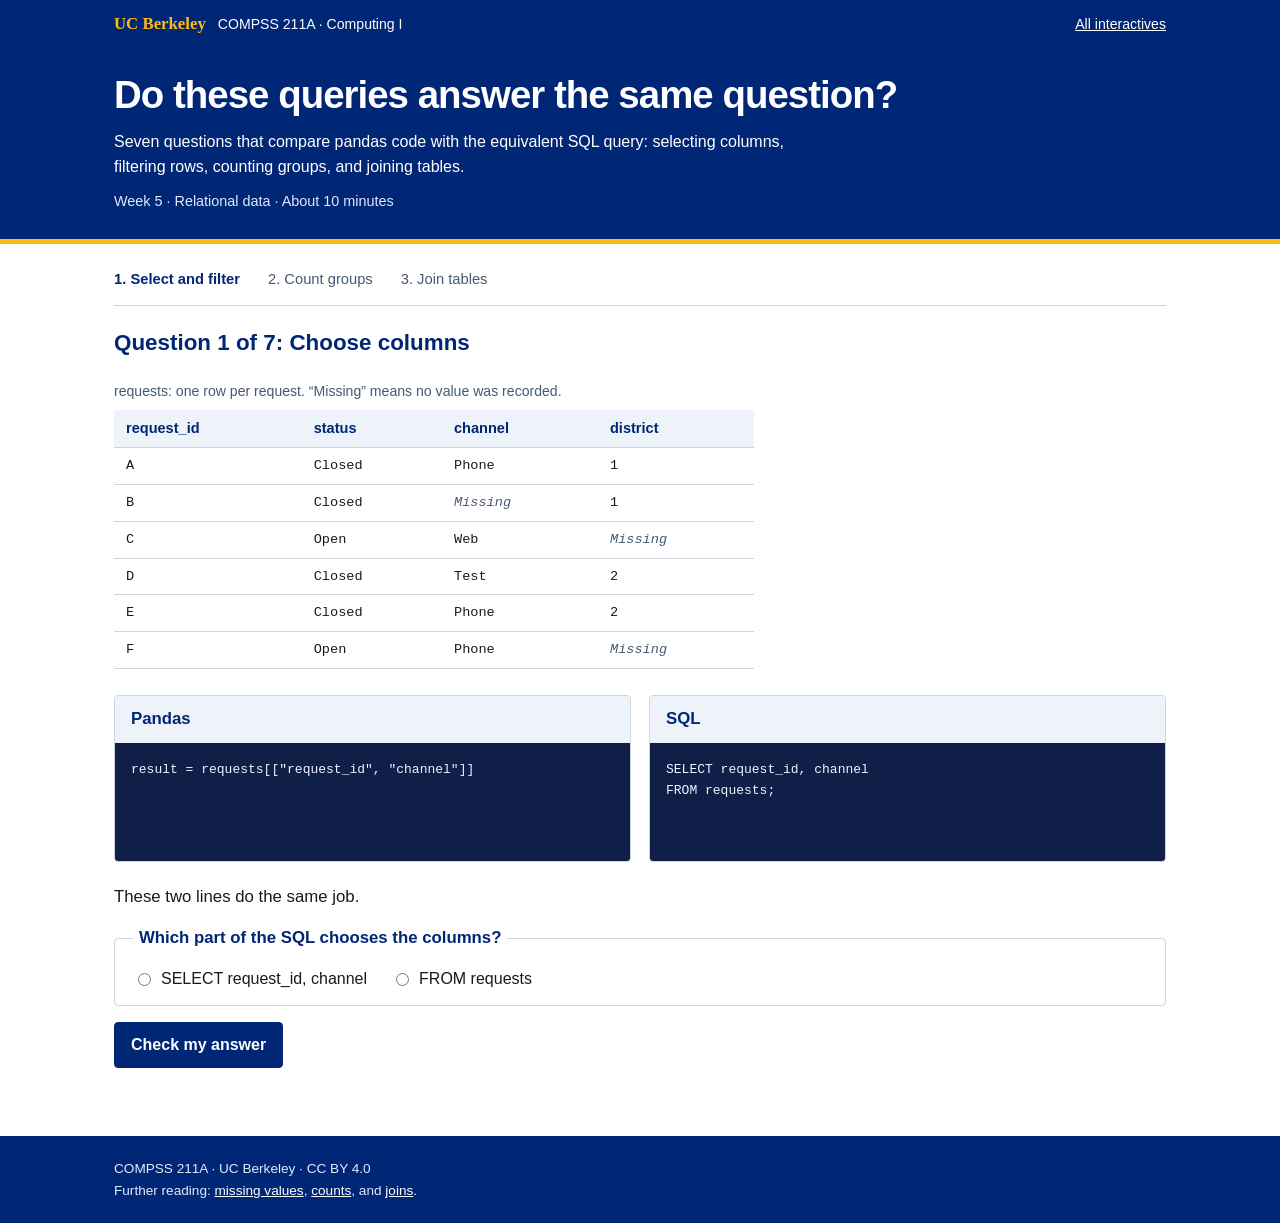
<file: docs/interactives/week05-pandas-sql.html>
<!doctype html>
<html lang="en">
<head>
<meta charset="utf-8">
<meta name="viewport" content="width=device-width, initial-scale=1">
<title>Do these queries answer the same question? · COMPSS 211A</title>
<meta name="description" content="Seven questions that compare pandas code with the equivalent SQL query: selecting columns, filtering rows, counting groups, and joining tables.">
<style>
:root{--navy:#002676;--gold:#FDBA12;--ink:#1A1A1A;--muted:#465973;--line:#CBD4E1;--pale:#EEF3FA;--paper:#fff;--mark:#FFF1CC;--good:#17643C;--mono:ui-monospace,SFMono-Regular,Menlo,Consolas,monospace}
*{box-sizing:border-box}body{margin:0;background:var(--paper);color:var(--ink);font:16px/1.6 -apple-system,BlinkMacSystemFont,"Segoe UI",Arial,sans-serif}a{color:var(--navy)}button,input{font:inherit}button{cursor:pointer}button:disabled{cursor:default;opacity:.55}button:focus-visible,a:focus-visible,input:focus-visible,summary:focus-visible,[tabindex]:focus-visible{outline:3px solid var(--gold);outline-offset:3px}button{border:1px solid var(--navy);border-radius:4px;padding:9px 16px;color:var(--navy);background:white;font-weight:600}button:hover:not(:disabled){background:var(--pale)}.primary{background:var(--navy);color:white}.primary:hover:not(:disabled){background:#173F91}.quiet{border-color:transparent;text-decoration:underline;font-weight:400;padding-left:6px;padding-right:6px}.wrap{max-width:1100px;margin:auto;padding:0 24px}.mast{background:var(--navy);color:white}.mast .wrap{display:flex;justify-content:space-between;gap:16px;flex-wrap:wrap;padding-top:13px;padding-bottom:13px;font-size:.88rem}.mast a{color:white}.brand{font:700 1.05rem Georgia,serif;color:var(--gold);margin-right:12px}header{background:var(--navy);color:white;border-bottom:5px solid var(--gold);padding:24px 0 26px}h1{font-size:clamp(1.7rem,4vw,2.4rem);line-height:1.15;letter-spacing:-.025em;max-width:850px;margin:0 0 12px}header p{max-width:690px;margin:0 0 10px}.meta{font-size:.9rem;color:#DFE8FF}main{padding-top:24px!important}h2{color:var(--navy);font-size:1.4rem;line-height:1.3;margin:0 0 10px}h3{margin:0;color:var(--navy);font-size:1.05rem}p{max-width:75ch;margin:10px 0 16px}.small{font-size:.88rem;color:var(--muted)}.steps{display:flex;flex-wrap:wrap;gap:4px 28px;list-style:none;counter-reset:step;padding:0 0 14px;margin:0 0 22px;border-bottom:1px solid var(--line);font-size:.92rem;color:var(--muted)}.steps li{counter-increment:step}.steps li::before{content:counter(step) ". "}.steps li[aria-current=step]{color:var(--navy);font-weight:700}.steps li.done::after{content:" ✓";color:var(--good)}.table-wrap{overflow:auto;margin:12px 0}table{border-collapse:collapse;width:100%;font-size:.91rem;text-align:left}caption{text-align:left;color:var(--muted);font-size:.88rem;margin-bottom:8px}th{background:var(--pale);font-weight:600;color:var(--navy);white-space:nowrap}th,td{padding:7px 12px;border-bottom:1px solid var(--line);vertical-align:top}tbody tr.highlight{background:var(--mark)}.source td{font-family:var(--mono);font-size:.85rem}.missing{color:var(--muted);font-style:italic}.data{display:grid;grid-template-columns:minmax(0,3fr) minmax(0,2fr);gap:8px 28px;align-items:start;margin-bottom:6px}.data.single{grid-template-columns:minmax(0,640px)}.exercise{scroll-margin-top:16px}.panels{display:grid;grid-template-columns:1fr 1fr;gap:18px;margin:14px 0 20px}.panel{min-width:0;border:1px solid var(--line);border-radius:4px;overflow:hidden}.panel h3{padding:10px 16px;background:var(--pale)}pre{background:#101F48;color:#F0F4FF;font:13px/1.65 var(--mono);padding:16px;margin:0;overflow:auto;min-height:118px}code{font-family:var(--mono);font-size:.88em}pre code{font-size:inherit}.result{padding:12px 15px}.result:empty{display:none}.metric{font-weight:650;color:var(--navy);margin:0 0 12px}.members{font-family:var(--mono);white-space:nowrap}.context{font-size:1.05rem;margin:22px 0 0}.prediction{margin:14px 0 16px;border:1px solid var(--line);border-radius:4px;padding:14px 18px}.prediction legend{padding:0 6px;color:var(--navy);font-weight:600;font-size:1.05rem}.choices{display:flex;flex-wrap:wrap;gap:12px 24px}.choices label{cursor:pointer;display:flex;align-items:center;gap:7px}.choices input{accent-color:var(--navy)}.actions{display:flex;gap:10px;align-items:center;flex-wrap:wrap}.feedback{border-left:4px solid var(--gold);background:var(--pale);padding:15px 18px;margin:20px 0}.feedback p{margin:0 0 10px}.feedback p:last-child,.feedback ul:last-child{margin-bottom:0}.feedback ul{margin:0 0 10px;padding-left:22px}.feedback strong{color:var(--navy)}.feedback table{background:white;margin:6px 0 14px}.feedback td code{white-space:nowrap}.join-controls{padding:12px 16px;background:var(--pale);margin:16px 0}.join-controls label{display:flex;align-items:flex-start;gap:9px;cursor:pointer}.join-controls input{margin-top:6px;accent-color:var(--navy)}.bottom{border-top:1px solid var(--line);margin-top:28px;padding-top:18px}footer{background:var(--navy);color:#E1E9FC;padding:22px 0;margin-top:40px;font-size:.85rem}footer a{color:white}[hidden]{display:none!important}#step-title:focus{outline:none}.status{font-size:.9rem;color:var(--muted);min-height:1.4em;margin:8px 0 0}
@media(max-width:720px){.wrap{padding-left:16px;padding-right:16px}.panels,.data{grid-template-columns:1fr}pre{min-height:0;font-size:12px}th,td{padding:7px 8px}.source th,.source td{padding:7px 5px}.choices{flex-direction:column;gap:9px}h1{font-size:1.8rem}}
</style>
</head>
<body>
<div class="mast"><div class="wrap"><span><span class="brand">UC Berkeley</span>COMPSS 211A · Computing I</span><a href="../index.html">All interactives</a></div></div>
<header><div class="wrap"><h1>Do these queries answer the same question?</h1><p>Seven questions that compare pandas code with the equivalent SQL query: selecting columns, filtering rows, counting groups, and joining tables.</p><div class="meta">Week 5 · Relational data · About 10 minutes</div></div></header>
<main class="wrap">
<ol class="steps" aria-label="Progress"><li data-section="0">Select and filter</li><li data-section="1">Count groups</li><li data-section="2">Join tables</li></ol>
<section class="exercise" aria-labelledby="step-title">
<h2 id="step-title" tabindex="-1"></h2>
<div class="data single" id="data">
<div class="table-wrap" role="region" aria-label="The six requests" tabindex="0"><table class="source"><caption id="source-caption"></caption><thead><tr><th scope="col">request_id</th><th scope="col">status</th><th scope="col">channel</th><th scope="col">district</th></tr></thead><tbody id="source-body"></tbody></table></div>
<div id="lookup-box" hidden><div class="table-wrap"><table class="source"><caption>districts: one row per district.</caption><thead><tr><th scope="col">district</th><th scope="col">label</th></tr></thead><tbody id="lookup-body"></tbody></table></div></div>
</div>
<div class="panels">
<article class="panel"><h3>Pandas</h3><pre><code id="pandas-code"></code></pre><div class="result" id="pandas-result"></div></article>
<article class="panel"><h3>SQL</h3><pre><code id="sql-code"></code></pre><div class="result" id="sql-result"></div></article>
</div>
<p class="context" id="context"></p>
<fieldset class="prediction" id="prediction"><legend id="ask"></legend><div class="choices" id="choices"></div></fieldset>
<div class="feedback" id="feedback" hidden><p id="verdict"></p><p id="explanation"></p></div>
<div id="duplicate-controls" class="join-controls" hidden><label><input type="checkbox" id="duplicate">Try it: add a second row for district 2 to the districts table</label><p id="duplicate-note"></p></div>
<div class="feedback" id="finish" hidden><p><strong>Summary.</strong> The four operations in pandas and in SQL:</p>
<div class="table-wrap"><table><thead><tr><th scope="col">To…</th><th scope="col">pandas</th><th scope="col">SQL</th></tr></thead><tbody>
<tr><td>choose columns</td><td><code>requests[["a", "b"]]</code></td><td><code>SELECT a, b FROM requests</code></td></tr>
<tr><td>keep some rows</td><td><code>requests[requests["a"] == "x"]</code></td><td><code>WHERE a = 'x'</code></td></tr>
<tr><td>count per group</td><td><code>groupby("a").size()</code></td><td><code>GROUP BY a</code> with <code>COUNT(*)</code></td></tr>
<tr><td>add columns from another table</td><td><code>merge(other, on="k", how="left")</code></td><td><code>LEFT JOIN other ON …</code></td></tr>
</tbody></table></div>
<p>Pandas and SQL treat missing values differently in two cases:</p><ul><li>A SQL filter such as <code>WHERE a != 'x'</code> drops the rows where <code>a</code> is missing. Pandas keeps them.</li><li>Pandas <code>groupby</code> leaves out rows with a missing key unless you add <code>dropna=False</code>. SQL counts them as a group.</li></ul></div>
<div class="actions"><button class="primary" id="reveal">Check my answer</button><button class="primary" id="repair" hidden></button><button class="primary" id="next" hidden>Next question</button><button class="quiet" id="reset" hidden>Try this question again</button></div>
<p id="notice" role="status" class="status"></p>
<div class="bottom" id="bottom" hidden><button id="back">Back to the previous question</button></div>
</section>
<noscript><p>Enable JavaScript to use this activity.</p></noscript>
</main>
<footer><div class="wrap">COMPSS 211A · UC Berkeley · CC BY 4.0<br>Further reading: <a href="https://www.tryexponent.com/courses/sql-interviews/sql-null-values">missing values</a>, <a href="https://www.tryexponent.com/courses/sql-interviews/sql-group-by-having">counts</a>, and <a href="https://www.tryexponent.com/courses/sql-interviews/sql-joins-and-duplicate-control">joins</a>.</div></footer>
<script>
'use strict';
// MODEL START: fixed demonstrations, verified against pandas 2.2.3 and SQLite (SQL rows compared without regard to order).
const records = [
 {id:'A',status:'Closed',channel:'Phone',district:1},
 {id:'B',status:'Closed',channel:null,district:1},
 {id:'C',status:'Open',channel:'Web',district:null},
 {id:'D',status:'Closed',channel:'Test',district:2},
 {id:'E',status:'Closed',channel:'Phone',district:2},
 {id:'F',status:'Open',channel:'Phone',district:null}
];
function lookupRows(duplicate=false){return [{district:1,label:'North'},{district:2,label:'South'},...(duplicate?[{district:2,label:'Second label'}]:[])];}
function resultsFor(key,fixed=false,duplicate=false){
 const pick=r=>({id:r.id,channel:r.channel,members:[r.id]});
 const groupBy=(column,values)=>values.map(v=>{const members=records.filter(r=>r[column]===v).map(r=>r.id);return {[column]:v,requests:members.length,members};});
 const join=left=>records.flatMap(r=>{const matches=lookupRows(duplicate).filter(k=>k.district===r.district);return matches.length?matches.map(k=>({id:r.id,label:k.label,members:[r.id]})):left?[{id:r.id,label:null,members:[r.id]}]:[];});
 const same=rows=>({pandas:rows,sql:rows});
 switch(key){
  case 'columns':return same(records.map(pick));
  case 'filter':return same(records.filter(r=>r.channel==='Phone').map(pick));
  case 'filter-missing':return {pandas:records.filter(r=>r.channel!=='Test').map(pick),sql:records.filter(r=>(r.channel!==null&&r.channel!=='Test')||(fixed&&r.channel===null)).map(pick)};
  case 'group':return same(groupBy('status',['Closed','Open']));
  // SQL promises no row order without ORDER BY, so both panels list rows in the pandas order.
  case 'group-missing':return {pandas:groupBy('district',fixed?[1,2,null]:[1,2]),sql:groupBy('district',[1,2,null])};
  case 'join':return same(join(true));
  case 'join-inner':return same(join(false));
 }
}
// One entry per question. differs: the two tools disagree until the fix is applied.
// watch: the requests the question is about; they are highlighted in the data and in the results.
const questions=[
 {key:'columns',section:0,title:'Choose columns',columns:['id','channel'],watch:[],
  pandas:'result = requests[["request_id", "channel"]]',
  sql:'SELECT request_id, channel\nFROM requests;',
  context:'These two lines do the same job.',ask:'Which part of the SQL chooses the columns?',
  options:[['select','SELECT request_id, channel'],['from','FROM requests']],expected:'select',
  explanation:'<code>SELECT</code> lists the columns you want, like the names inside the double brackets. <code>FROM</code> names the table, like <code>requests</code> at the start of the pandas line. Both results have all six requests and two columns.'},
 {key:'filter',section:0,title:'Keep some rows',columns:['id','channel'],watch:[],
  pandas:'phone = requests[requests["channel"] == "Phone"]\nresult = phone[["request_id", "channel"]]',
  sql:'SELECT request_id, channel\nFROM requests\nWHERE channel = \'Phone\';',
  context:'The SQL has one new line.',ask:'Which requests will both queries return?',
  options:[['aef','A, E, and F'],['abef','A, B, E, and F'],['all','All six']],expected:'aef',
  explanation:'Both return A, E, and F. <code>WHERE</code> does the job of the test inside the pandas brackets: it keeps the rows where the test is true. Two differences in spelling: SQL uses one <code>=</code>, and text goes in single quotes.'},
 {key:'filter-missing',section:0,title:'Keep some rows, when a value is missing',columns:['id','channel'],watch:['B'],differs:true,
  pandas:'kept = requests[requests["channel"] != "Test"]\nresult = kept[["request_id", "channel"]]',
  sql:'SELECT request_id, channel\nFROM requests\nWHERE channel != \'Test\';',
  sqlFixed:'SELECT request_id, channel\nFROM requests\nWHERE channel != \'Test\'\n   OR channel IS NULL;',
  context:'Both queries drop D, whose channel is Test. B has no channel recorded.',ask:'Which query keeps B?',
  options:[['both','Both'],['pandas','Only pandas'],['sql','Only SQL']],expected:'pandas',repair:'Fix the SQL so it keeps B',
  explanation:'Both queries ask the same thing of every row: is the channel different from Test? B has no channel, so there is nothing to compare. Pandas answers yes and keeps B. SQL answers “unknown”, and <code>WHERE</code> keeps only the rows where the answer is yes, so SQL drops B.',
  repaired:'<code>OR channel IS NULL</code> tells SQL to also keep the rows with no channel. Both queries now return A, B, C, E, and F.'},
 {key:'group',section:1,title:'Count the rows in each group',columns:['status','requests'],watch:[],
  pandas:'result = (\n    requests.groupby("status")\n    .size()\n    .reset_index(name="requests")\n)',
  sql:'SELECT status, COUNT(*) AS requests\nFROM requests\nGROUP BY status;',
  context:'Both queries count the requests for each status.',ask:'How many rows will each result have?',
  options:[['2','2'],['4','4'],['6','6']],expected:'2',
  explanation:'Each result has two rows, one for Closed and one for Open. <code>GROUP BY status</code> makes one row per status, like <code>groupby("status")</code>. <code>COUNT(*)</code> counts the requests in each group, like <code>size()</code>. <code>AS requests</code> names the new column.'},
 {key:'group-missing',section:1,title:'Count the rows in each group, when a value is missing',columns:['district','requests'],showMembers:true,watch:['C','F'],differs:true,
  pandas:'result = (\n    requests.groupby("district")\n    .size()\n    .reset_index(name="requests")\n)',
  pandasFixed:'result = (\n    requests.groupby("district", dropna=False)\n    .size()\n    .reset_index(name="requests")\n)',
  sql:'SELECT district, COUNT(*) AS requests\nFROM requests\nGROUP BY district;',
  context:'The same two queries, now grouped by district. C and F have no district recorded.',ask:'Which query counts C and F?',
  options:[['both','Both'],['pandas','Only pandas'],['sql','Only SQL']],expected:'sql',repair:'Fix the pandas so it counts C and F',
  explanation:'SQL gives C and F a group of their own, for the missing district: three groups, six requests. Pandas leaves out rows with a missing district unless you tell it otherwise: two groups, four requests.',
  repaired:'With <code>dropna=False</code>, pandas keeps the missing-district group. Both queries now count all six requests in three groups.'},
 {key:'join',section:2,title:'Add a column from another table',columns:['id','label'],watch:['C','F'],lookup:true,duplicate:true,
  pandas:'joined = requests.merge(\n    districts, on="district", how="left"\n)\nresult = joined[["request_id", "label"]]',
  sql:'SELECT r.request_id, d.label\nFROM requests AS r\nLEFT JOIN districts AS d\n    ON r.district = d.district;',
  context:'Both queries look up each request’s district in the districts table and add its label. C and F have no district, so nothing matches them.',ask:'What do both queries do with C and F?',
  options:[['keep','Keep them, with a missing label'],['drop','Drop them'],['error','Stop with an error']],expected:'keep',
  explanation:'Both keep C and F, with a missing label. <code>how="left"</code> and <code>LEFT JOIN</code> keep every row of the first table, <code>requests</code>. <code>ON r.district = d.district</code> says which columns to match, like <code>on="district"</code>. <code>r</code> and <code>d</code> are short names for the two tables.'},
 {key:'join-inner',section:2,title:'Add a column, keeping only the matches',columns:['id','label'],watch:[],lookup:true,
  pandas:'joined = requests.merge(\n    districts, on="district", how="inner"\n)\nresult = joined[["request_id", "label"]]',
  sql:'SELECT r.request_id, d.label\nFROM requests AS r\nINNER JOIN districts AS d\n    ON r.district = d.district;',
  context:'One word changed in each query: left became inner.',ask:'Which requests are now missing from both results?',
  options:[['cf','C and F'],['b','B'],['none','None']],expected:'cf',
  explanation:'C and F are gone from both. An inner join keeps only the requests that have a match in the other table. If a join leaves you with fewer rows than you started with, this is the first thing to check.'}
];
// CONTENT END
const fresh=()=>({revealed:false,fixed:false,answer:null,duplicate:false});
const state={index:0,answers:questions.map(fresh)};
const complete=i=>questions[i].differs?state.answers[i].fixed:state.answers[i].revealed;
const $=id=>document.getElementById(id);
const escapeText=value=>String(value).replace(/[&<>"']/g,c=>({'&':'&amp;','<':'&lt;','>':'&gt;','"':'&quot;',"'":'&#39;'}[c]));
const valueCell=value=>value===null?'<span class="missing">Missing</span>':escapeText(value);
const labels={id:'request_id',channel:'channel',status:'status',district:'district',requests:'requests',label:'label'};
function tableHTML(rows,q){
 return '<div class="table-wrap"><table><thead><tr>'+q.columns.map(k=>'<th scope="col">'+labels[k]+'</th>').join('')+(q.showMembers?'<th scope="col">Request IDs¹</th>':'')+'</tr></thead><tbody>'+rows.map(r=>'<tr'+(r.members.some(id=>q.watch.includes(id))?' class="highlight"':'')+'>'+q.columns.map(k=>'<td>'+valueCell(r[k])+'</td>').join('')+(q.showMembers?'<td class="members">'+r.members.join(', ')+'</td>':'')+'</tr>').join('')+'</tbody></table></div>';
}
function sourceHTML(watch){return records.map(r=>'<tr'+(watch.includes(r.id)?' class="highlight"':'')+'><td>'+r.id+'</td><td>'+valueCell(r.status)+'</td><td>'+valueCell(r.channel)+'</td><td>'+valueCell(r.district)+'</td></tr>').join('');}
function metricText(rows,q){
 const ids=new Set(rows.flatMap(r=>r.members));
 if(q.columns.includes('requests'))return rows.length+' rows · '+rows.reduce((a,r)=>a+r.requests,0)+' requests counted';
 return rows.length+' rows'+(ids.size!==rows.length?' for '+ids.size+' requests':'');
}
function render(){
 const i=state.index,q=questions[i],s=state.answers[i];
 document.querySelectorAll('.steps [data-section]').forEach(li=>{const section=Number(li.dataset.section);li.classList.toggle('done',questions.every((item,n)=>item.section!==section||complete(n)));if(section===q.section)li.setAttribute('aria-current','step');else li.removeAttribute('aria-current');});
 $('step-title').textContent='Question '+(i+1)+' of '+questions.length+': '+q.title;
 $('source-caption').textContent='requests: one row per request. “Missing” means no value was recorded.'+(q.watch.length?' The question is about the highlighted '+(q.watch.length===1?'row':'rows')+'.':'');
 $('source-body').innerHTML=sourceHTML(q.watch);
 $('lookup-box').hidden=!q.lookup;$('data').classList.toggle('single',!q.lookup);
 $('lookup-body').innerHTML=lookupRows(s.duplicate).map(r=>'<tr><td>'+r.district+'</td><td>'+r.label+'</td></tr>').join('');
 $('pandas-code').textContent=s.fixed&&q.pandasFixed?q.pandasFixed:q.pandas;
 $('sql-code').textContent=s.fixed&&q.sqlFixed?q.sqlFixed:q.sql;
 $('context').textContent=q.context;$('context').hidden=s.revealed;
 $('ask').textContent=q.ask;$('prediction').hidden=s.revealed;
 $('choices').innerHTML=q.options.map(([value,text])=>'<label><input type="radio" name="prediction" value="'+value+'"'+(s.answer===value?' checked':'')+'>'+escapeText(text)+'</label>').join('');
 // One main button at a time: check, then fix if the tools disagree, then move on.
 const done=complete(i),last=i===questions.length-1;
 $('reveal').hidden=s.revealed;
 $('repair').hidden=!(q.differs&&s.revealed&&!s.fixed);$('repair').textContent=q.repair||'';
 $('next').hidden=!done||last;
 $('reset').hidden=!s.revealed;
 $('bottom').hidden=i===0;
 $('feedback').hidden=!s.revealed;
 $('duplicate-controls').hidden=!(q.duplicate&&s.revealed);
 $('duplicate').checked=Boolean(s.duplicate);
 $('finish').hidden=!(last&&done);
 if(s.revealed){
  const out=resultsFor(q.key,s.fixed,s.duplicate);
  for(const tool of ['pandas','sql'])$(tool+'-result').innerHTML='<p class="metric">'+metricText(out[tool],q)+'</p>'+tableHTML(out[tool],q)+(q.showMembers?'<p class="small">¹ Shows which requests are in each group. It is not part of the query’s output.</p>':'');
  $('verdict').innerHTML='<strong>'+(s.fixed?'The results now match.':s.answer===q.expected?'Correct.':'Not quite.')+'</strong>';
  $('explanation').innerHTML=s.fixed?q.repaired:q.explanation;
 }else{
  $('pandas-result').innerHTML=$('sql-result').innerHTML='';
 }
 $('duplicate-note').textContent=s.duplicate?'Both results now have eight rows for six requests. D and E each match two rows in districts, so they appear twice. Counting rows after this join would overcount requests.':'Each district appears once in districts, so each request appears once in the result.';
}
function go(index){state.index=index;$('notice').textContent='';render();$('step-title').focus();}
$('reveal').addEventListener('click',()=>{const picked=document.querySelector('input[name=prediction]:checked');if(!picked){$('notice').textContent='Choose an answer first.';document.querySelector('input[name=prediction]').focus();return;}Object.assign(state.answers[state.index],{revealed:true,answer:picked.value});$('notice').textContent='';render();const target=[$('repair'),$('next'),$('duplicate'),$('reset')].find(el=>!el.hidden&&!el.closest('[hidden]'));if(target)target.focus();});
$('repair').addEventListener('click',()=>{state.answers[state.index].fixed=true;render();($('next').hidden?$('reset'):$('next')).focus();});
$('reset').addEventListener('click',()=>{state.answers[state.index]=fresh();$('notice').textContent='';render();document.querySelector('input[name=prediction]').focus();});
$('duplicate').addEventListener('change',e=>{state.answers[state.index].duplicate=e.target.checked;render();$('duplicate').focus();});
$('next').addEventListener('click',()=>go(state.index+1));
$('back').addEventListener('click',()=>go(state.index-1));
render();
</script>
</body>
</html>
</file>
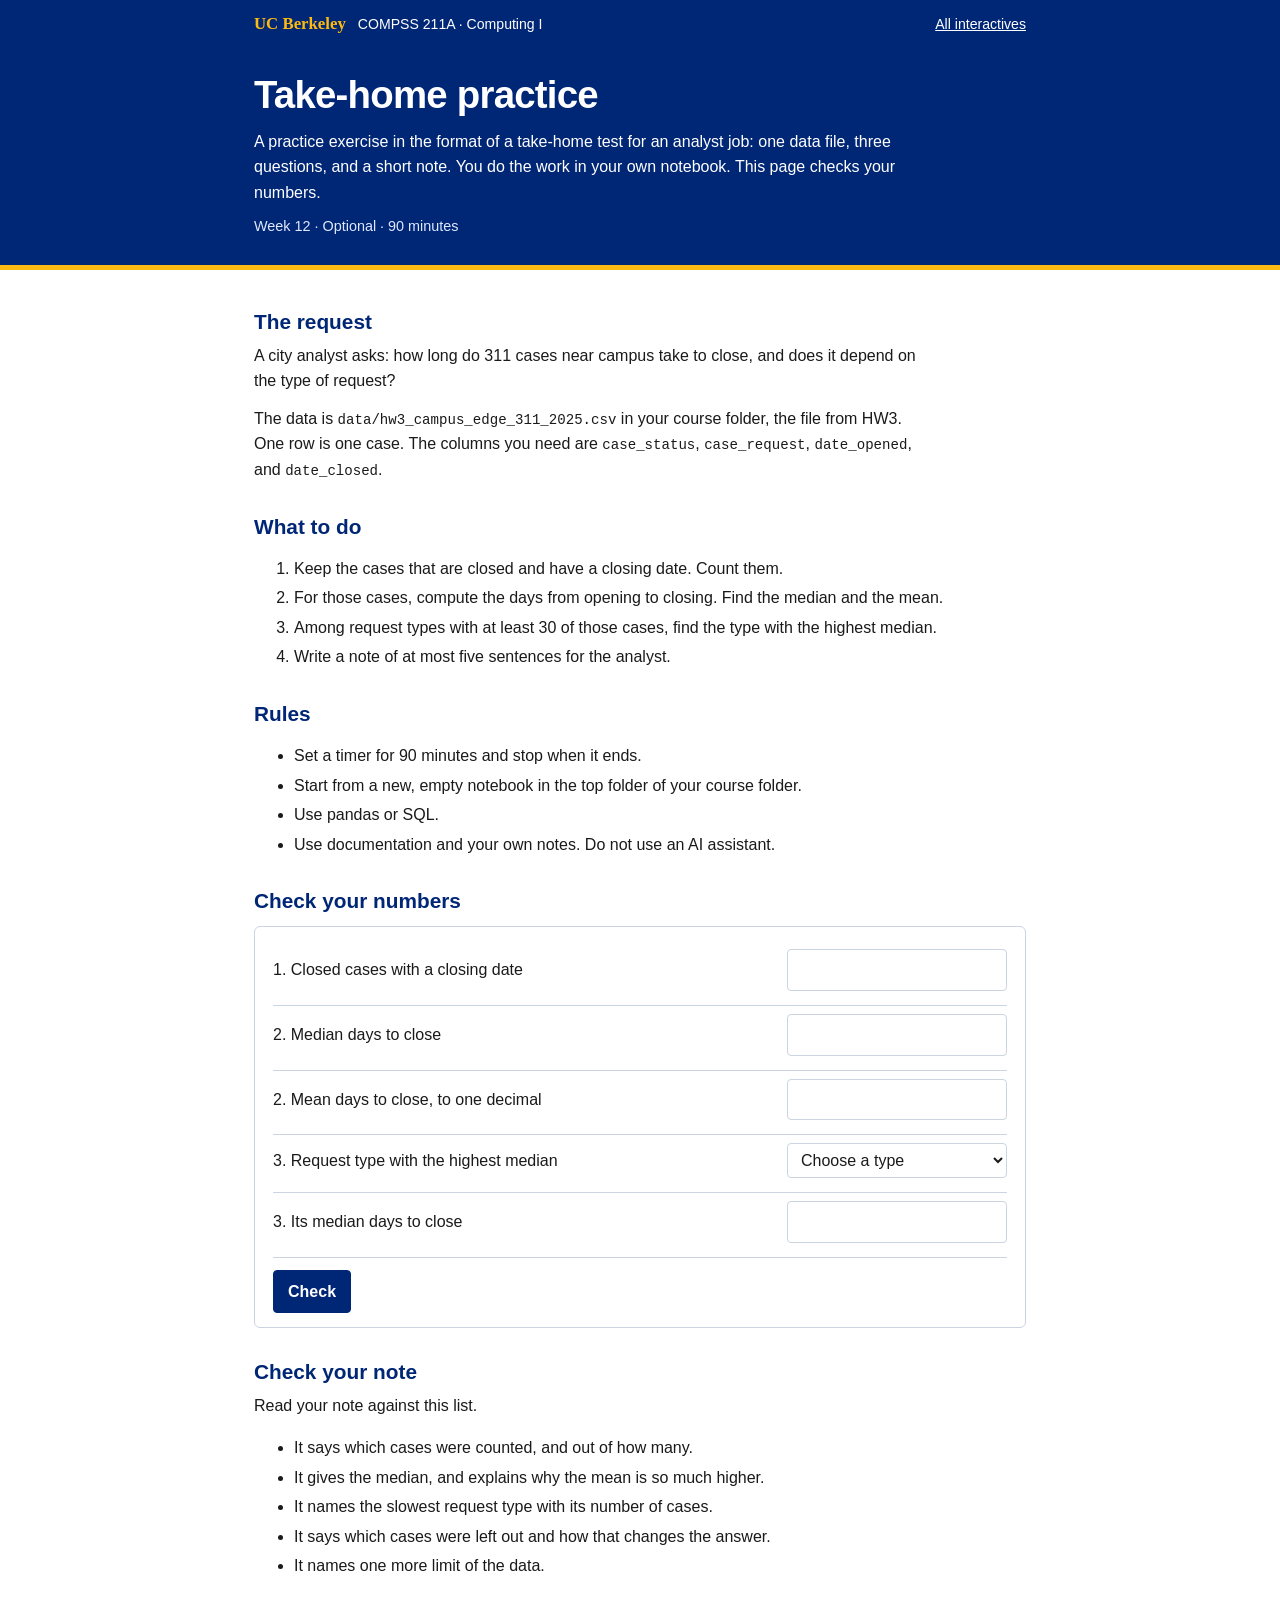
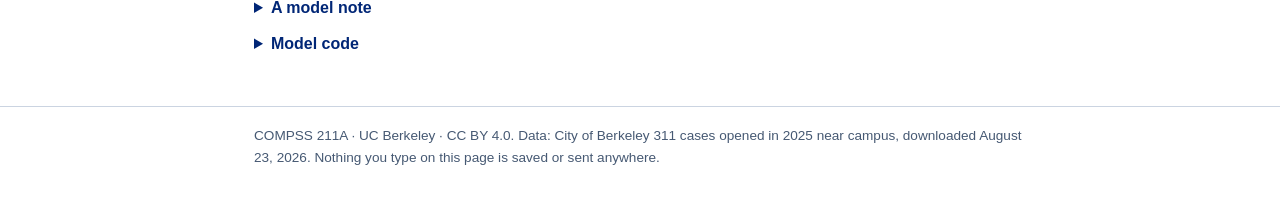
<file: docs/interactives/week12-take-home-practice.html>
<!doctype html>
<html lang="en">
<head>
<meta charset="utf-8">
<meta name="viewport" content="width=device-width, initial-scale=1">
<title>Take-Home Practice · COMPSS 211A</title>
<meta name="description" content="A 90-minute practice exercise in the format of a take-home test for an analyst job: one data file, three questions, and a short note. Answers are checked on the page.">
<style>
:root{--navy:#002676;--gold:#FDBA12;--ink:#1A1A1A;--muted:#465973;--line:#CBD4E1;--pale:#EEF3FA;--paper:#fff;--mark:#FFF1CC;--good:#17643C;--bad:#9B1C1C;--mono:ui-monospace,SFMono-Regular,Menlo,Consolas,monospace}
*{box-sizing:border-box}
body{margin:0;background:var(--paper);color:var(--ink);font:16px/1.6 -apple-system,BlinkMacSystemFont,"Segoe UI",Arial,sans-serif}
a{color:var(--navy)}
button,input,select{font:inherit}
button{cursor:pointer;border:1px solid var(--navy);border-radius:4px;padding:8px 14px;color:white;background:var(--navy);font-weight:600}
button:hover{background:#173F91}
button:focus-visible,a:focus-visible,input:focus-visible,select:focus-visible,summary:focus-visible{outline:3px solid var(--gold);outline-offset:3px}
.wrap{max-width:820px;margin:auto;padding:0 24px}
.mast{background:var(--navy);color:white}
.mast .wrap{display:flex;justify-content:space-between;gap:16px;flex-wrap:wrap;padding-top:13px;padding-bottom:13px;font-size:.88rem}
.mast a{color:white}
.brand{font:700 1.05rem Georgia,serif;color:var(--gold);margin-right:12px}
header{background:var(--navy);color:white;border-bottom:5px solid var(--gold);padding:24px 0 26px}
h1{font-size:clamp(1.7rem,4vw,2.4rem);line-height:1.15;letter-spacing:-.02em;margin:0 0 12px}
header p{max-width:700px;margin:0 0 10px}
.meta{font-size:.9rem;color:#DFE8FF}
main.wrap{padding-top:8px;padding-bottom:40px}
h2{color:var(--navy);font-size:1.3rem;line-height:1.3;margin:30px 0 8px}
p{max-width:75ch;margin:8px 0 12px}
li{max-width:75ch;margin-bottom:4px}
.small{font-size:.88rem;color:var(--muted)}
code{font-family:var(--mono);font-size:.88em}
pre{background:#101F48;color:#F0F4FF;font:13px/1.6 var(--mono);padding:12px 14px;border-radius:4px;overflow:auto}
.check{border:1px solid var(--line);border-radius:6px;padding:14px 18px;margin:12px 0}
.row{display:grid;grid-template-columns:minmax(0,1fr) 220px;gap:6px 16px;align-items:center;padding:8px 0;border-bottom:1px solid var(--line)}
.row:last-of-type{border-bottom:0}
.row input,.row select{width:100%;padding:7px 9px;border:1px solid var(--line);border-radius:4px;background:white;color:var(--ink)}
.row .msg{grid-column:1 / -1;font-size:.92rem;margin:0}
.msg.good{color:var(--good)}
.msg.bad{color:var(--bad)}
.actions{margin-top:12px}
details{margin:10px 0}
summary{cursor:pointer;color:var(--navy);font-weight:600}
footer{border-top:1px solid var(--line);padding:18px 0 30px;font-size:.85rem;color:var(--muted)}
@media(max-width:640px){.wrap{padding-left:16px;padding-right:16px}.row{grid-template-columns:1fr}}
</style>
</head>
<body>
<div class="mast"><div class="wrap"><span><span class="brand">UC Berkeley</span>COMPSS 211A · Computing I</span><a href="../index.html">All interactives</a></div></div>
<header><div class="wrap">
<h1>Take-home practice</h1>
<p>A practice exercise in the format of a take-home test for an analyst job: one data file, three questions, and a short note. You do the work in your own notebook. This page checks your numbers.</p>
<div class="meta">Week 12 · Optional · 90 minutes</div>
</div></header>

<main class="wrap">
<h2>The request</h2>
<p>A city analyst asks: how long do 311 cases near campus take to close, and does it depend on the type of request?</p>
<p>The data is <code>data/hw3_campus_edge_311_2025.csv</code> in your course folder, the file from HW3. One row is one case. The columns you need are <code>case_status</code>, <code>case_request</code>, <code>date_opened</code>, and <code>date_closed</code>.</p>

<h2>What to do</h2>
<ol>
  <li>Keep the cases that are closed and have a closing date. Count them.</li>
  <li>For those cases, compute the days from opening to closing. Find the median and the mean.</li>
  <li>Among request types with at least 30 of those cases, find the type with the highest median.</li>
  <li>Write a note of at most five sentences for the analyst.</li>
</ol>

<h2>Rules</h2>
<ul>
  <li>Set a timer for 90 minutes and stop when it ends.</li>
  <li>Start from a new, empty notebook in the top folder of your course folder.</li>
  <li>Use pandas or SQL.</li>
  <li>Use documentation and your own notes. Do not use an AI assistant.</li>
</ul>

<h2>Check your numbers</h2>
<form class="check" id="form" novalidate>
  <div class="row"><label for="a-count">1. Closed cases with a closing date</label><input id="a-count" inputmode="numeric" autocomplete="off"><p class="msg" id="m-count" role="status"></p></div>
  <div class="row"><label for="a-median">2. Median days to close</label><input id="a-median" inputmode="decimal" autocomplete="off"><p class="msg" id="m-median" role="status"></p></div>
  <div class="row"><label for="a-mean">2. Mean days to close, to one decimal</label><input id="a-mean" inputmode="decimal" autocomplete="off"><p class="msg" id="m-mean" role="status"></p></div>
  <div class="row"><label for="a-type">3. Request type with the highest median</label><select id="a-type"><option value="">Choose a type</option></select><p class="msg" id="m-type" role="status"></p></div>
  <div class="row"><label for="a-typemedian">3. Its median days to close</label><input id="a-typemedian" inputmode="decimal" autocomplete="off"><p class="msg" id="m-typemedian" role="status"></p></div>
  <div class="actions"><button type="submit">Check</button></div>
</form>

<h2>Check your note</h2>
<p>Read your note against this list.</p>
<ul>
  <li>It says which cases were counted, and out of how many.</li>
  <li>It gives the median, and explains why the mean is so much higher.</li>
  <li>It names the slowest request type with its number of cases.</li>
  <li>It says which cases were left out and how that changes the answer.</li>
  <li>It names one more limit of the data.</li>
</ul>
<details><summary>A model note</summary>
<p>Of the 1,896 cases opened near campus in 2025, 1,636 are closed and have a closing date; this note is about those. Half of them closed within one day, but the mean is 20.1 days, because a small number of cases took months. Among request types with at least 30 closed cases, tree pruning is slowest, with a median of 16.5 days over 54 cases. The 260 cases without a usable closing date, most of them still open, are left out, and they are likely to be slow ones, so these numbers understate how long cases take. The city’s portal also removes cases with no activity for about a year, so cases from early 2025 are underrepresented; I would rerun this on a dated copy of the data before comparing request types.</p>
</details>
<details><summary>Model code</summary>
<pre><code>import pandas as pd

cases = pd.read_csv(
    "data/hw3_campus_edge_311_2025.csv",
    dtype={"case_id": str},
    parse_dates=["date_opened", "date_closed"],
)

# Closed cases with a closing date.
# One Closed case has no date. Two cases have a date but are not Closed.
closed = cases[(cases["case_status"] == "Closed") &amp; cases["date_closed"].notna()].copy()
closed["days"] = (closed["date_closed"] - closed["date_opened"]).dt.days

print(len(closed), closed["days"].median(), round(closed["days"].mean(), 1))

by_type = closed.groupby("case_request")["days"].agg(["size", "median"])
by_type[by_type["size"] &gt;= 30].sort_values("median", ascending=False).head()</code></pre>
</details>
</main>

<footer><div class="wrap">COMPSS 211A · UC Berkeley · CC BY 4.0. Data: City of Berkeley 311 cases opened in 2025 near campus, downloaded August 23, 2026. Nothing you type on this page is saved or sent anywhere.</div></footer>

<script>
'use strict';
// Answers computed from data/hw3_campus_edge_311_2025.csv with pandas 2.2.3.
const ANSWERS = {count: 1636, median: 1, mean: 20.055, type: 'Tree Pruning', typeMedian: 16.5};
// The request types with at least 30 closed cases that have a closing date.
const TYPES = ['Abandoned Vehicle - Ready for PD (Parking Enforcement)', 'Broken Branch or Tree', 'Direct Line General - 311', 'Illegal Dumping - City Property', 'Mattress Program', 'Miscellaneous', 'Missed Trash Pickup - Commercial', 'Missed Trash Pickup - Residential', 'Parking Enforcement - Request for Enforcement', 'Potholes', 'Pressure Washing', 'Sewer Maintenance', 'Storm Drain Problem/Maintenance', 'Tree Pruning'];
const $ = id => document.getElementById(id);
for (const type of TYPES) $('a-type').add(new Option(type, type));
const number = id => { const text = $(id).value.replace(/,/g, '').trim(); return text === '' ? null : Number(text); };
function say(id, ok, text) { const el = $(id); el.className = 'msg ' + (ok ? 'good' : 'bad'); el.textContent = text; }

$('form').addEventListener('submit', event => {
  event.preventDefault();
  const count = number('a-count');
  if (count === null) say('m-count', false, 'Enter a number.');
  else if (count === ANSWERS.count) say('m-count', true, 'Correct.');
  else if (count === 1638) say('m-count', false, '1,638 cases have a closing date, but two of them are not marked Closed.');
  else if (count === 1637) say('m-count', false, '1,637 cases are marked Closed, but one of them has no closing date.');
  else say('m-count', false, 'Not this number. Check both conditions: the status is Closed, and the closing date is not missing.');

  const median = number('a-median');
  if (median === null) say('m-median', false, 'Enter a number.');
  else if (Math.abs(median - ANSWERS.median) < 0.01) say('m-median', true, 'Correct.');
  else say('m-median', false, 'Not this number. Subtract the opening date from the closing date, in whole days, then take the median.');

  const mean = number('a-mean');
  if (mean === null) say('m-mean', false, 'Enter a number.');
  else if (Math.abs(mean - ANSWERS.mean) <= 0.06) say('m-mean', true, 'Correct.');
  else say('m-mean', false, 'Not this number. Use the same cases and the same days as for the median.');

  const type = $('a-type').value;
  if (!type) say('m-type', false, 'Choose a type.');
  else if (type === ANSWERS.type) say('m-type', true, 'Correct.');
  else say('m-type', false, 'Not this type. Group by request type, keep the types with at least 30 cases, and sort by the median.');

  const typeMedian = number('a-typemedian');
  if (typeMedian === null) say('m-typemedian', false, 'Enter a number.');
  else if (Math.abs(typeMedian - ANSWERS.typeMedian) < 0.01) say('m-typemedian', true, 'Correct.');
  else say('m-typemedian', false, 'Not this number.');
});
</script>
</body>
</html>
</file>
<file: docs/interactives/sandbox/sandbox.css>
/* Shared styles for the COMPSS 211A Python and terminal sandboxes. */
.sbx{border:1px solid #CBD4E1;border-radius:6px;overflow:hidden;margin:14px 0;background:#fff;font-size:15px}
.sbx-bar{display:flex;justify-content:space-between;align-items:center;gap:10px;flex-wrap:wrap;padding:8px 12px;background:#EEF3FA;border-bottom:1px solid #CBD4E1}
.sbx-label{font-size:.82rem;font-weight:600;color:#002676;letter-spacing:.02em}
.sbx-actions{display:flex;gap:6px}
.sbx-actions button{font:600 .85rem/1 -apple-system,BlinkMacSystemFont,"Segoe UI",Arial,sans-serif;border:1px solid #002676;border-radius:4px;padding:7px 12px;background:#fff;color:#002676;cursor:pointer}
.sbx-actions button.sbx-run{background:#002676;color:#fff}
.sbx-actions button:disabled{opacity:.55;cursor:default}
.sbx-actions button:focus-visible,.sbx-code:focus-visible,.sbx-input:focus-visible{outline:3px solid #FDBA12;outline-offset:2px}
.sbx-code{display:block;width:100%;min-height:150px;border:0;border-bottom:1px solid #CBD4E1;padding:12px 14px;font:13.5px/1.55 ui-monospace,SFMono-Regular,Menlo,Consolas,monospace;background:#FBFCFE;color:#1A1A1A;resize:vertical;box-sizing:border-box}
.sbx-out{margin:0;padding:12px 14px;min-height:44px;max-height:360px;overflow:auto;font:13px/1.5 ui-monospace,SFMono-Regular,Menlo,Consolas,monospace;background:#fff;color:#1A1A1A;white-space:pre}
.sbx-status{font-size:.85rem;color:#465973;padding:0 14px}
.sbx-status:not(:empty){padding:8px 14px;background:#FFF1CC}
.sbx-err{color:#9B1C1C}
.sbx-dim{color:#6B7A90}
.sbx-term .sbx-screen{background:#101F48;color:#F0F4FF;padding:12px 14px;height:340px;overflow:auto;font:13px/1.55 ui-monospace,SFMono-Regular,Menlo,Consolas,monospace;cursor:text}
.sbx-term .sbx-log{margin:0;white-space:pre-wrap;word-break:break-word;font:inherit;color:inherit}
.sbx-term .sbx-err{color:#FF9B9B}
.sbx-term .sbx-dim{color:#9FB0D6}
.sbx-term .sbx-echo{color:#F0F4FF}
.sbx-term .sbx-dir{color:#FDBA12;font-weight:600}
.sbx-term .sbx-line{display:flex;align-items:baseline}
.sbx-term .sbx-prompt{white-space:pre;color:#9FE0B0}
.sbx-term .sbx-input{flex:1;min-width:0;background:transparent;border:0;color:#F0F4FF;font:inherit;padding:0;outline:none}
.sbx-term .sbx-input:disabled{opacity:.5}
@media(max-width:720px){.sbx-term .sbx-screen{height:300px;font-size:12px}.sbx-code{font-size:12.5px}}
.sbx-editor{border-top:1px solid #CBD4E1}
.sbx-editor .sbx-code{min-height:220px;border-bottom:0}
.sbx-term .sbx-new{color:#9FE0B0}
</file>
